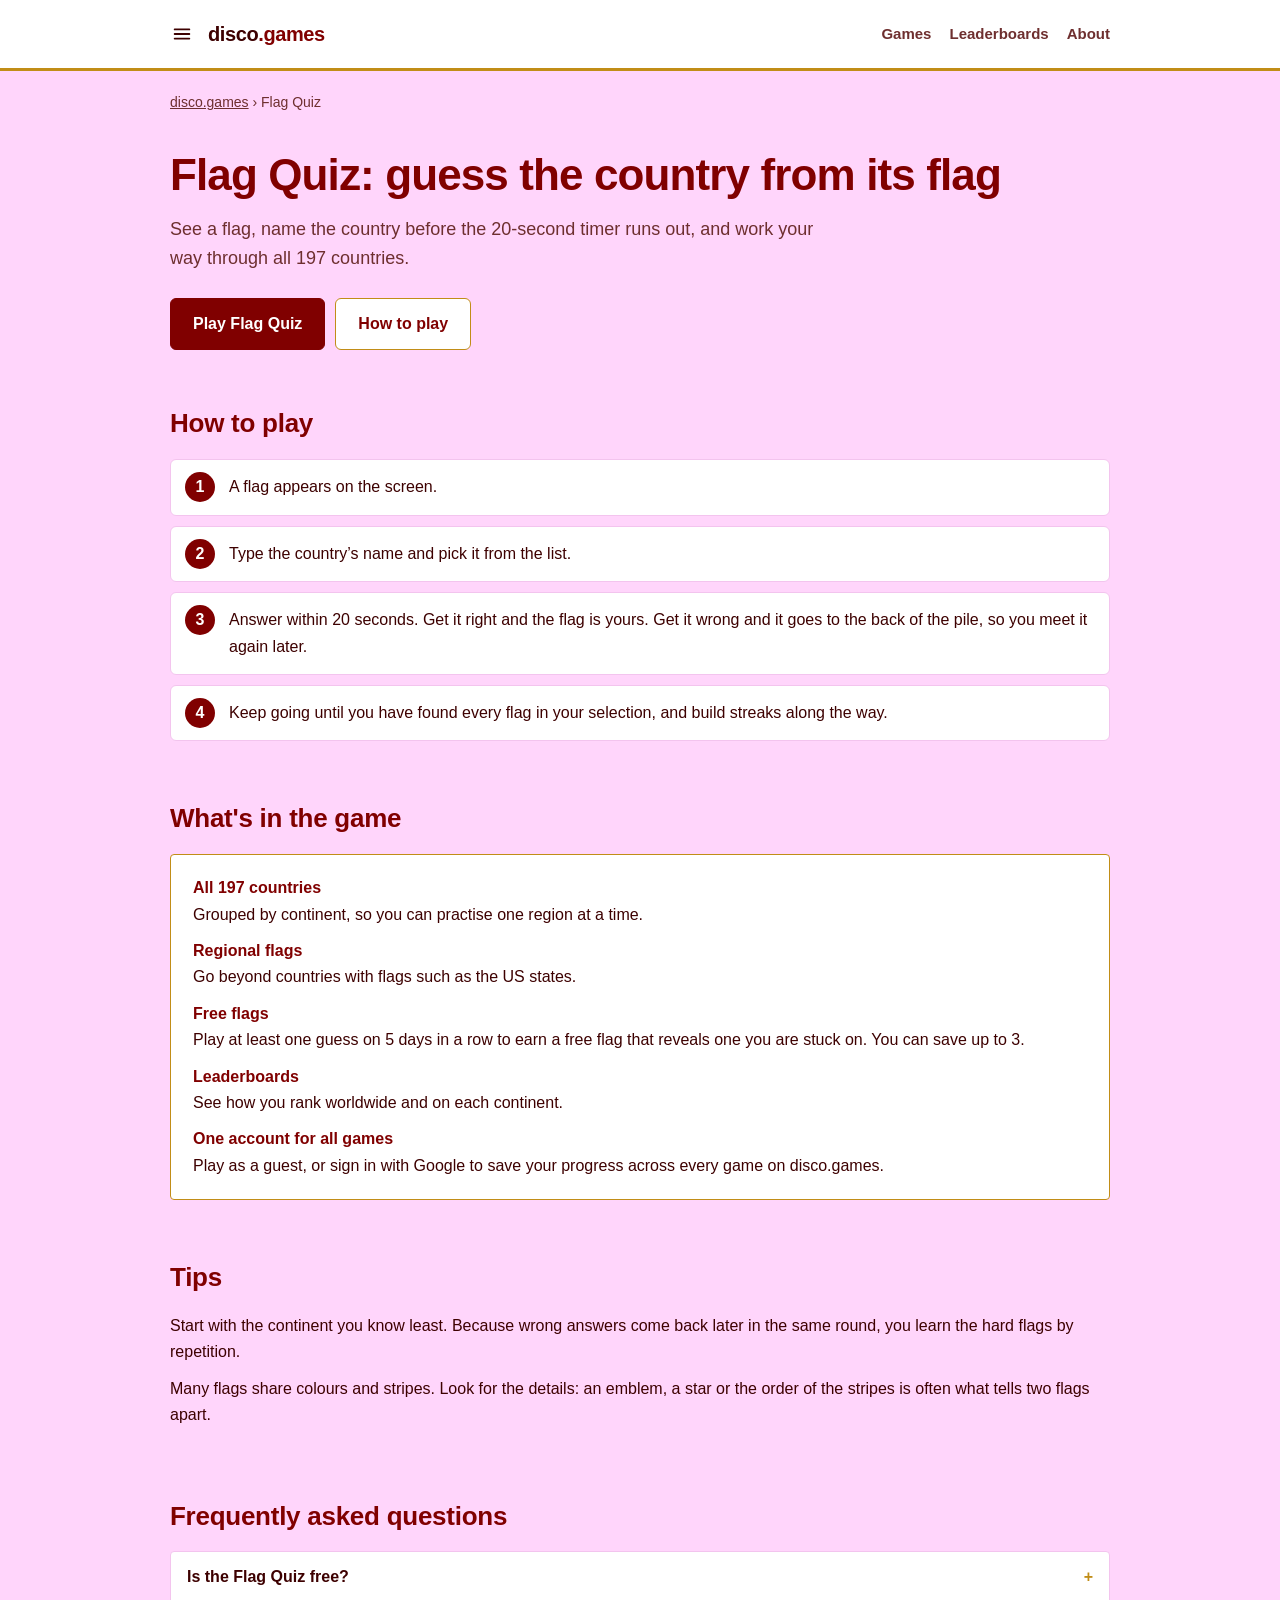
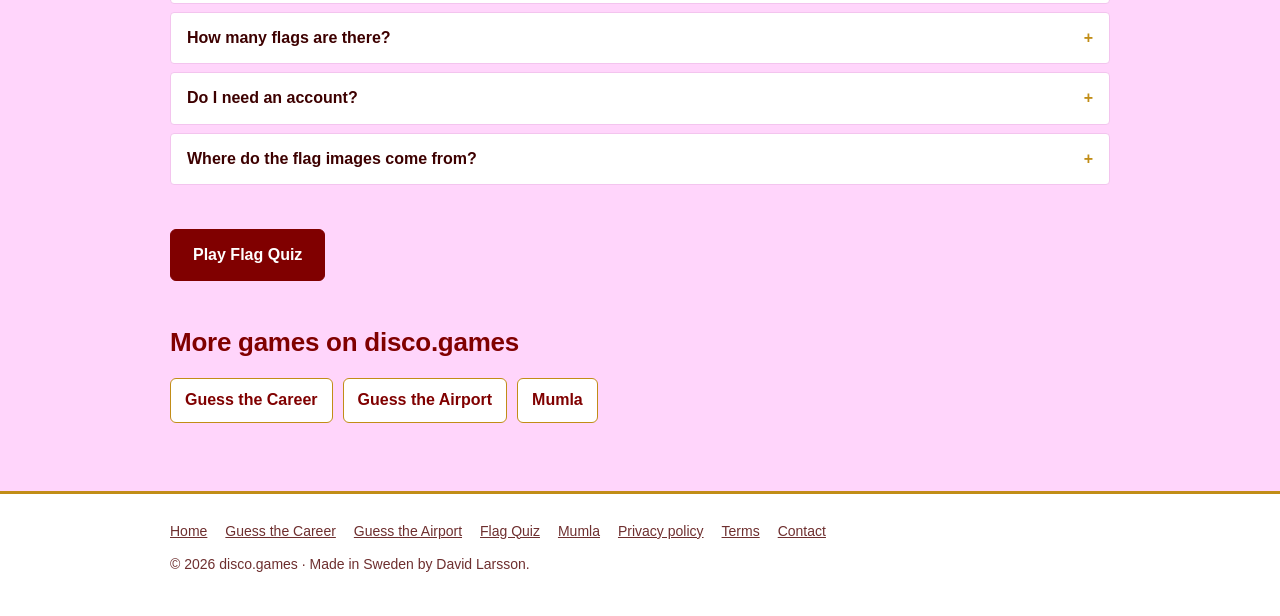
<file: flag-quiz.html>
<!DOCTYPE html>
<html lang="en">
<head>
<meta charset="UTF-8">
<meta name="viewport" content="width=device-width, initial-scale=1.0">
<title>Flag Quiz – Guess the Country from Its Flag | disco.games</title>
<meta name="description" content="Free flag quiz with all 197 countries. See a flag, guess the country in 20 seconds and climb the leaderboard. Also regional flags like the US states.">
<link rel="canonical" href="https://www.disco.games/flag-quiz">
<meta name="robots" content="index,follow,max-image-preview:large">
<link rel="icon" href="/favicon.svg" type="image/svg+xml">
<meta name="theme-color" content="#FFD5FB">
<meta property="og:type" content="website">
<meta property="og:site_name" content="disco.games">
<meta property="og:title" content="Flag Quiz – Guess the Country from Its Flag | disco.games">
<meta property="og:description" content="Free flag quiz with all 197 countries. See a flag, guess the country in 20 seconds and climb the leaderboard. Also regional flags like the US states.">
<meta property="og:url" content="https://www.disco.games/flag-quiz">
<meta property="og:image" content="https://www.disco.games/og-image.png">
<meta property="og:image:width" content="1200">
<meta property="og:image:height" content="630">
<meta name="twitter:card" content="summary_large_image">
<meta name="twitter:title" content="Flag Quiz – Guess the Country from Its Flag | disco.games">
<meta name="twitter:description" content="Free flag quiz with all 197 countries. See a flag, guess the country in 20 seconds and climb the leaderboard. Also regional flags like the US states.">
<meta name="twitter:image" content="https://www.disco.games/og-image.png">
<link rel="stylesheet" href="/style.css">
<style>
  .header-left { display: flex; align-items: center; gap: 6px; margin-left: -8px; color: var(--text); }
  .game-hero { padding: 36px 0 24px; }
  .game-hero h1 { font-size: clamp(32px, 5vw, 44px); line-height: 1.15; margin: 0 0 14px; letter-spacing: -0.02em; color: var(--brand); }
  .game-hero .lead { font-size: 18px; color: var(--muted); max-width: 680px; margin: 0 0 24px; }
  .steps { counter-reset: step; list-style: none; padding: 0; margin: 0; display: grid; gap: 10px; }
  .steps li { counter-increment: step; position: relative; margin: 0; padding: 14px 16px 14px 58px; background: var(--card); border: 1px solid var(--soft-border); border-radius: 6px; }
  .steps li::before { content: counter(step); position: absolute; left: 14px; top: 12px; width: 30px; height: 30px; border-radius: 50%; background: var(--brand); color: #fff; font-weight: 700; display: flex; align-items: center; justify-content: center; }
  .more-games { list-style: none; padding: 0; margin: 0; display: flex; flex-wrap: wrap; gap: 10px; }
  .more-games li { margin: 0; }
  .more-games a { display: inline-block; padding: 8px 14px; background: var(--card); border: 1px solid var(--border); border-radius: 6px; font-weight: 600; text-decoration: none; }
  .more-games a:hover { border-color: var(--brand); }
  .cta { padding: 8px 0 12px; }
</style>
<script type="application/ld+json">
{
  "@context": "https://schema.org",
  "@graph": [
    {
      "@type": "VideoGame",
      "name": "Flag Quiz",
      "url": "https://flagquiz.disco.games/",
      "mainEntityOfPage": "https://www.disco.games/flag-quiz",
      "description": "Free flag quiz with all 197 countries. See a flag, guess the country in 20 seconds and climb the leaderboard. Also regional flags like the US states.",
      "genre": [
        "Trivia",
        "Geography",
        "Quiz"
      ],
      "gamePlatform": "Web browser",
      "applicationCategory": "Game",
      "operatingSystem": "Any",
      "inLanguage": "en",
      "isAccessibleForFree": true,
      "offers": {
        "@type": "Offer",
        "price": "0",
        "priceCurrency": "EUR"
      },
      "publisher": {
        "@type": "Organization",
        "name": "disco.games",
        "url": "https://www.disco.games/"
      }
    },
    {
      "@type": "BreadcrumbList",
      "itemListElement": [
        {
          "@type": "ListItem",
          "position": 1,
          "name": "disco.games",
          "item": "https://www.disco.games/"
        },
        {
          "@type": "ListItem",
          "position": 2,
          "name": "Flag Quiz",
          "item": "https://www.disco.games/flag-quiz"
        }
      ]
    }
  ]
}
</script>
</head>
<body>
<a class="skip-link" href="#main">Skip to content</a>

<header class="site-header">
  <div class="container">
    <div class="header-left" data-disco-menu>
      <a class="brand" href="/">disco<span>.games</span></a>
    </div>
    <nav class="site-nav" aria-label="Main">
      <a href="/#games">Games</a>
      <a href="/#leaderboards">Leaderboards</a>
      <a href="/#about">About</a>
    </nav>
  </div>
</header>

<main id="main">
  <div class="container">
    <nav class="breadcrumbs" aria-label="Breadcrumb"><a href="/">disco.games</a> › Flag Quiz</nav>

    <div class="game-hero">
      <h1>Flag Quiz: guess the country from its flag</h1>
      <p class="lead">See a flag, name the country before the 20-second timer runs out, and work your way through all 197 countries.</p>
      <div class="btn-row">
        <a class="btn" href="https://flagquiz.disco.games/">Play Flag Quiz</a>
        <a class="btn btn-secondary" href="#how-to-play">How to play</a>
      </div>
    </div>

    <section id="how-to-play" aria-labelledby="how-title">
      <h2 id="how-title">How to play</h2>
      <ol class="steps"><li>A flag appears on the screen.</li><li>Type the country’s name and pick it from the list.</li><li>Answer within 20 seconds. Get it right and the flag is yours. Get it wrong and it goes to the back of the pile, so you meet it again later.</li><li>Keep going until you have found every flag in your selection, and build streaks along the way.</li></ol>
    </section>

    <section aria-labelledby="features-title">
      <h2 id="features-title">What's in the game</h2>
      <div class="panel"><ul class="feature-list"><li><strong>All 197 countries</strong>Grouped by continent, so you can practise one region at a time.</li><li><strong>Regional flags</strong>Go beyond countries with flags such as the US states.</li><li><strong>Free flags</strong>Play at least one guess on 5 days in a row to earn a free flag that reveals one you are stuck on. You can save up to 3.</li><li><strong>Leaderboards</strong>See how you rank worldwide and on each continent.</li><li><strong>One account for all games</strong>Play as a guest, or sign in with Google to save your progress across every game on disco.games.</li></ul></div>
    </section>

    <section aria-labelledby="tips-title">
      <h2 id="tips-title">Tips</h2>
      <p>Start with the continent you know least. Because wrong answers come back later in the same round, you learn the hard flags by repetition.</p><p>Many flags share colours and stripes. Look for the details: an emblem, a star or the order of the stripes is often what tells two flags apart.</p>
    </section>

    <section aria-labelledby="faq-title">
      <h2 id="faq-title">Frequently asked questions</h2>
      <details>
        <summary>Is the Flag Quiz free?</summary>
        <div class="answer"><p>Yes. It is free to play, with no ads at the moment.</p></div>
      </details>
      <details>
        <summary>How many flags are there?</summary>
        <div class="answer"><p>All 197 countries, plus regional flags such as the US states.</p></div>
      </details>
      <details>
        <summary>Do I need an account?</summary>
        <div class="answer"><p>No. You can play as a guest straight away. Sign in with Google to save your progress and join the leaderboard.</p></div>
      </details>
      <details>
        <summary>Where do the flag images come from?</summary>
        <div class="answer"><p>The flags come from flag-icons, an open-source flag collection under the MIT licence.</p></div>
      </details>
    </section>

    <div class="cta"><a class="btn" href="https://flagquiz.disco.games/">Play Flag Quiz</a></div>

    <section aria-labelledby="more-title">
      <h2 id="more-title">More games on disco.games</h2>
      <ul class="more-games"><li><a href="/guess-the-career">Guess the Career</a></li> <li><a href="/guess-the-airport">Guess the Airport</a></li> <li><a href="/mumla">Mumla</a></li></ul>
    </section>
  </div>
</main>

<footer class="site-footer">
  <div class="container">
    <div class="links">
      <a href="/">Home</a>
      <a href="/guess-the-career">Guess the Career</a>
      <a href="/guess-the-airport">Guess the Airport</a>
      <a href="/flag-quiz">Flag Quiz</a>
      <a href="/mumla">Mumla</a>
      <a href="/privacy">Privacy policy</a>
      <a href="/terms">Terms</a>
      <a href="mailto:info@disco.games">Contact</a>
    </div>
    <p>© 2026 disco.games · Made in Sweden by David Larsson.</p>
  </div>
</footer>
<script src="/menu.js" defer></script>
</body>
</html>
</file>
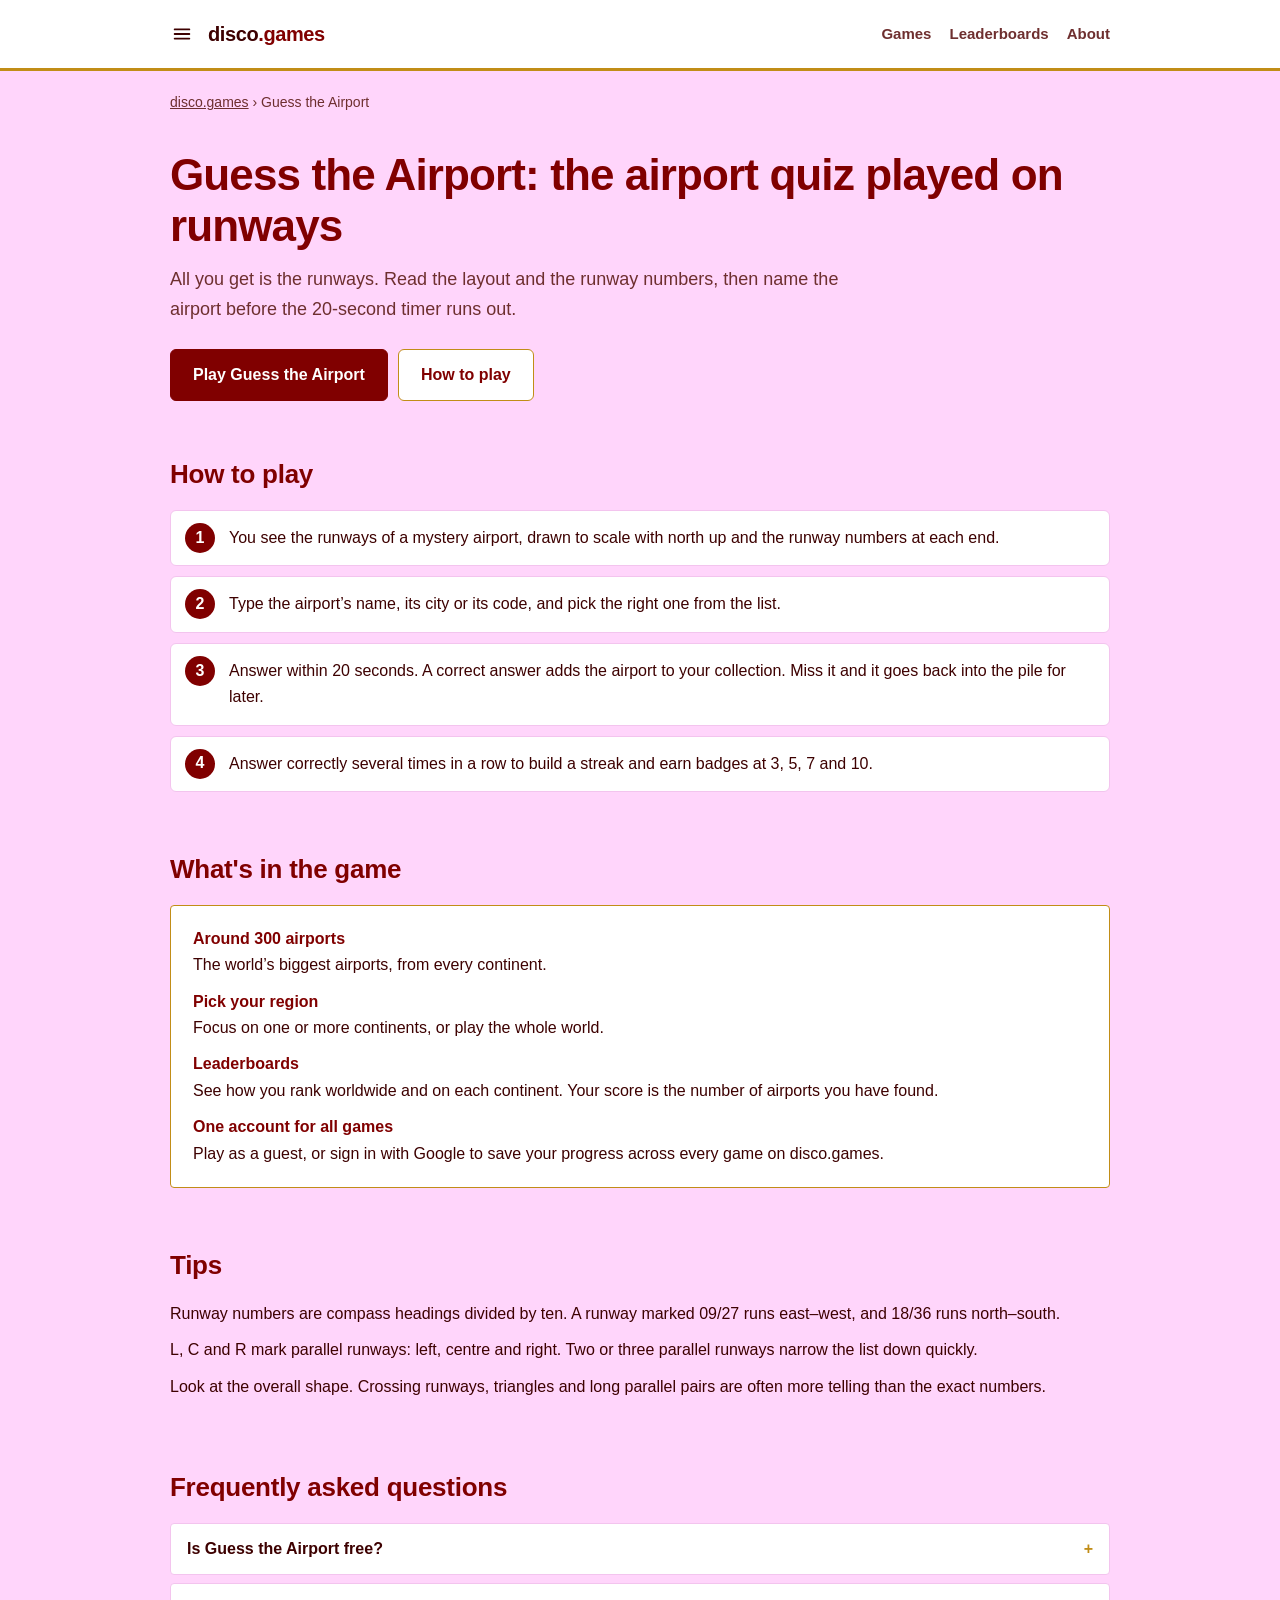
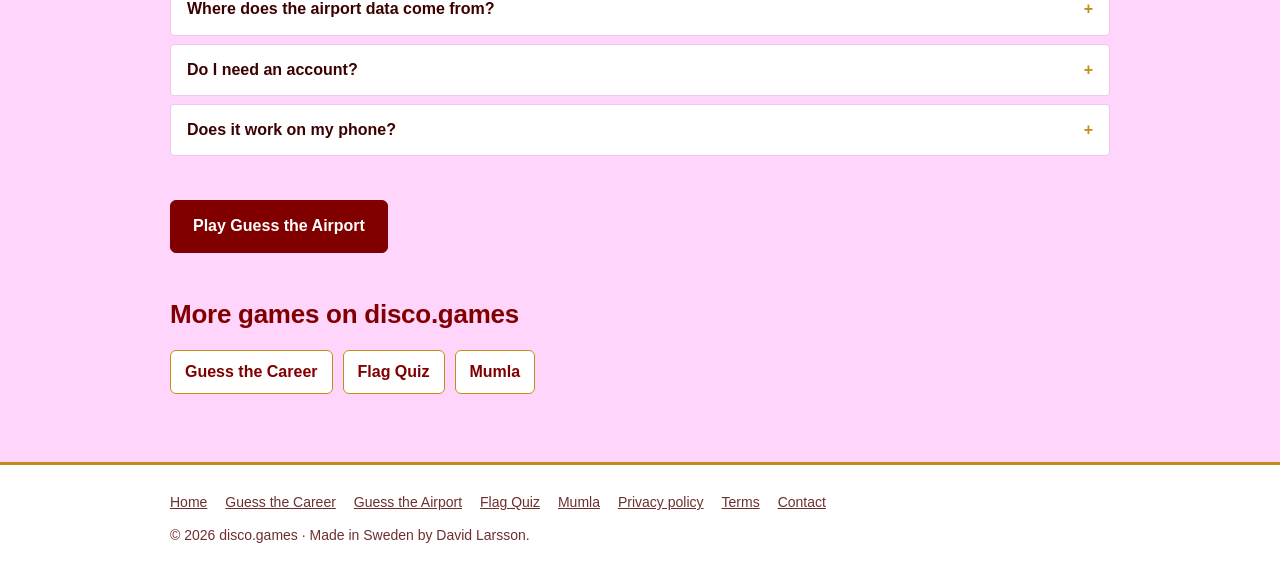
<file: guess-the-airport.html>
<!DOCTYPE html>
<html lang="en">
<head>
<meta charset="UTF-8">
<meta name="viewport" content="width=device-width, initial-scale=1.0">
<title>Guess the Airport – Airport Quiz from Runway Layouts | disco.games</title>
<meta name="description" content="Free airport quiz: see an airport’s runway layout and guess which airport it is in 20 seconds. Around 300 of the world’s biggest airports.">
<link rel="canonical" href="https://www.disco.games/guess-the-airport">
<meta name="robots" content="index,follow,max-image-preview:large">
<link rel="icon" href="/favicon.svg" type="image/svg+xml">
<meta name="theme-color" content="#FFD5FB">
<meta property="og:type" content="website">
<meta property="og:site_name" content="disco.games">
<meta property="og:title" content="Guess the Airport – Airport Quiz from Runway Layouts | disco.games">
<meta property="og:description" content="Free airport quiz: see an airport’s runway layout and guess which airport it is in 20 seconds. Around 300 of the world’s biggest airports.">
<meta property="og:url" content="https://www.disco.games/guess-the-airport">
<meta property="og:image" content="https://www.disco.games/og-image.png">
<meta property="og:image:width" content="1200">
<meta property="og:image:height" content="630">
<meta name="twitter:card" content="summary_large_image">
<meta name="twitter:title" content="Guess the Airport – Airport Quiz from Runway Layouts | disco.games">
<meta name="twitter:description" content="Free airport quiz: see an airport’s runway layout and guess which airport it is in 20 seconds. Around 300 of the world’s biggest airports.">
<meta name="twitter:image" content="https://www.disco.games/og-image.png">
<link rel="stylesheet" href="/style.css">
<style>
  .header-left { display: flex; align-items: center; gap: 6px; margin-left: -8px; color: var(--text); }
  .game-hero { padding: 36px 0 24px; }
  .game-hero h1 { font-size: clamp(32px, 5vw, 44px); line-height: 1.15; margin: 0 0 14px; letter-spacing: -0.02em; color: var(--brand); }
  .game-hero .lead { font-size: 18px; color: var(--muted); max-width: 680px; margin: 0 0 24px; }
  .steps { counter-reset: step; list-style: none; padding: 0; margin: 0; display: grid; gap: 10px; }
  .steps li { counter-increment: step; position: relative; margin: 0; padding: 14px 16px 14px 58px; background: var(--card); border: 1px solid var(--soft-border); border-radius: 6px; }
  .steps li::before { content: counter(step); position: absolute; left: 14px; top: 12px; width: 30px; height: 30px; border-radius: 50%; background: var(--brand); color: #fff; font-weight: 700; display: flex; align-items: center; justify-content: center; }
  .more-games { list-style: none; padding: 0; margin: 0; display: flex; flex-wrap: wrap; gap: 10px; }
  .more-games li { margin: 0; }
  .more-games a { display: inline-block; padding: 8px 14px; background: var(--card); border: 1px solid var(--border); border-radius: 6px; font-weight: 600; text-decoration: none; }
  .more-games a:hover { border-color: var(--brand); }
  .cta { padding: 8px 0 12px; }
</style>
<script type="application/ld+json">
{
  "@context": "https://schema.org",
  "@graph": [
    {
      "@type": "VideoGame",
      "name": "Guess the Airport",
      "url": "https://airports.disco.games/",
      "mainEntityOfPage": "https://www.disco.games/guess-the-airport",
      "description": "Free airport quiz: see an airport’s runway layout and guess which airport it is in 20 seconds. Around 300 of the world’s biggest airports.",
      "genre": [
        "Trivia",
        "Geography",
        "Quiz"
      ],
      "gamePlatform": "Web browser",
      "applicationCategory": "Game",
      "operatingSystem": "Any",
      "inLanguage": "en",
      "isAccessibleForFree": true,
      "offers": {
        "@type": "Offer",
        "price": "0",
        "priceCurrency": "EUR"
      },
      "publisher": {
        "@type": "Organization",
        "name": "disco.games",
        "url": "https://www.disco.games/"
      }
    },
    {
      "@type": "BreadcrumbList",
      "itemListElement": [
        {
          "@type": "ListItem",
          "position": 1,
          "name": "disco.games",
          "item": "https://www.disco.games/"
        },
        {
          "@type": "ListItem",
          "position": 2,
          "name": "Guess the Airport",
          "item": "https://www.disco.games/guess-the-airport"
        }
      ]
    }
  ]
}
</script>
</head>
<body>
<a class="skip-link" href="#main">Skip to content</a>

<header class="site-header">
  <div class="container">
    <div class="header-left" data-disco-menu>
      <a class="brand" href="/">disco<span>.games</span></a>
    </div>
    <nav class="site-nav" aria-label="Main">
      <a href="/#games">Games</a>
      <a href="/#leaderboards">Leaderboards</a>
      <a href="/#about">About</a>
    </nav>
  </div>
</header>

<main id="main">
  <div class="container">
    <nav class="breadcrumbs" aria-label="Breadcrumb"><a href="/">disco.games</a> › Guess the Airport</nav>

    <div class="game-hero">
      <h1>Guess the Airport: the airport quiz played on runways</h1>
      <p class="lead">All you get is the runways. Read the layout and the runway numbers, then name the airport before the 20-second timer runs out.</p>
      <div class="btn-row">
        <a class="btn" href="https://airports.disco.games/">Play Guess the Airport</a>
        <a class="btn btn-secondary" href="#how-to-play">How to play</a>
      </div>
    </div>

    <section id="how-to-play" aria-labelledby="how-title">
      <h2 id="how-title">How to play</h2>
      <ol class="steps"><li>You see the runways of a mystery airport, drawn to scale with north up and the runway numbers at each end.</li><li>Type the airport’s name, its city or its code, and pick the right one from the list.</li><li>Answer within 20 seconds. A correct answer adds the airport to your collection. Miss it and it goes back into the pile for later.</li><li>Answer correctly several times in a row to build a streak and earn badges at 3, 5, 7 and 10.</li></ol>
    </section>

    <section aria-labelledby="features-title">
      <h2 id="features-title">What's in the game</h2>
      <div class="panel"><ul class="feature-list"><li><strong>Around 300 airports</strong>The world’s biggest airports, from every continent.</li><li><strong>Pick your region</strong>Focus on one or more continents, or play the whole world.</li><li><strong>Leaderboards</strong>See how you rank worldwide and on each continent. Your score is the number of airports you have found.</li><li><strong>One account for all games</strong>Play as a guest, or sign in with Google to save your progress across every game on disco.games.</li></ul></div>
    </section>

    <section aria-labelledby="tips-title">
      <h2 id="tips-title">Tips</h2>
      <p>Runway numbers are compass headings divided by ten. A runway marked 09/27 runs east–west, and 18/36 runs north–south.</p><p>L, C and R mark parallel runways: left, centre and right. Two or three parallel runways narrow the list down quickly.</p><p>Look at the overall shape. Crossing runways, triangles and long parallel pairs are often more telling than the exact numbers.</p>
    </section>

    <section aria-labelledby="faq-title">
      <h2 id="faq-title">Frequently asked questions</h2>
      <details>
        <summary>Is Guess the Airport free?</summary>
        <div class="answer"><p>Yes. It is free to play, with no ads at the moment.</p></div>
      </details>
      <details>
        <summary>Where does the airport data come from?</summary>
        <div class="answer"><p>Runway data comes from OurAirports, a public-domain database of airports around the world.</p></div>
      </details>
      <details>
        <summary>Do I need an account?</summary>
        <div class="answer"><p>No. You can play as a guest straight away. Sign in with Google to save your progress and join the leaderboard.</p></div>
      </details>
      <details>
        <summary>Does it work on my phone?</summary>
        <div class="answer"><p>Yes. The game runs in any modern browser on phones, tablets and computers.</p></div>
      </details>
    </section>

    <div class="cta"><a class="btn" href="https://airports.disco.games/">Play Guess the Airport</a></div>

    <section aria-labelledby="more-title">
      <h2 id="more-title">More games on disco.games</h2>
      <ul class="more-games"><li><a href="/guess-the-career">Guess the Career</a></li> <li><a href="/flag-quiz">Flag Quiz</a></li> <li><a href="/mumla">Mumla</a></li></ul>
    </section>
  </div>
</main>

<footer class="site-footer">
  <div class="container">
    <div class="links">
      <a href="/">Home</a>
      <a href="/guess-the-career">Guess the Career</a>
      <a href="/guess-the-airport">Guess the Airport</a>
      <a href="/flag-quiz">Flag Quiz</a>
      <a href="/mumla">Mumla</a>
      <a href="/privacy">Privacy policy</a>
      <a href="/terms">Terms</a>
      <a href="mailto:info@disco.games">Contact</a>
    </div>
    <p>© 2026 disco.games · Made in Sweden by David Larsson.</p>
  </div>
</footer>
<script src="/menu.js" defer></script>
</body>
</html>
</file>
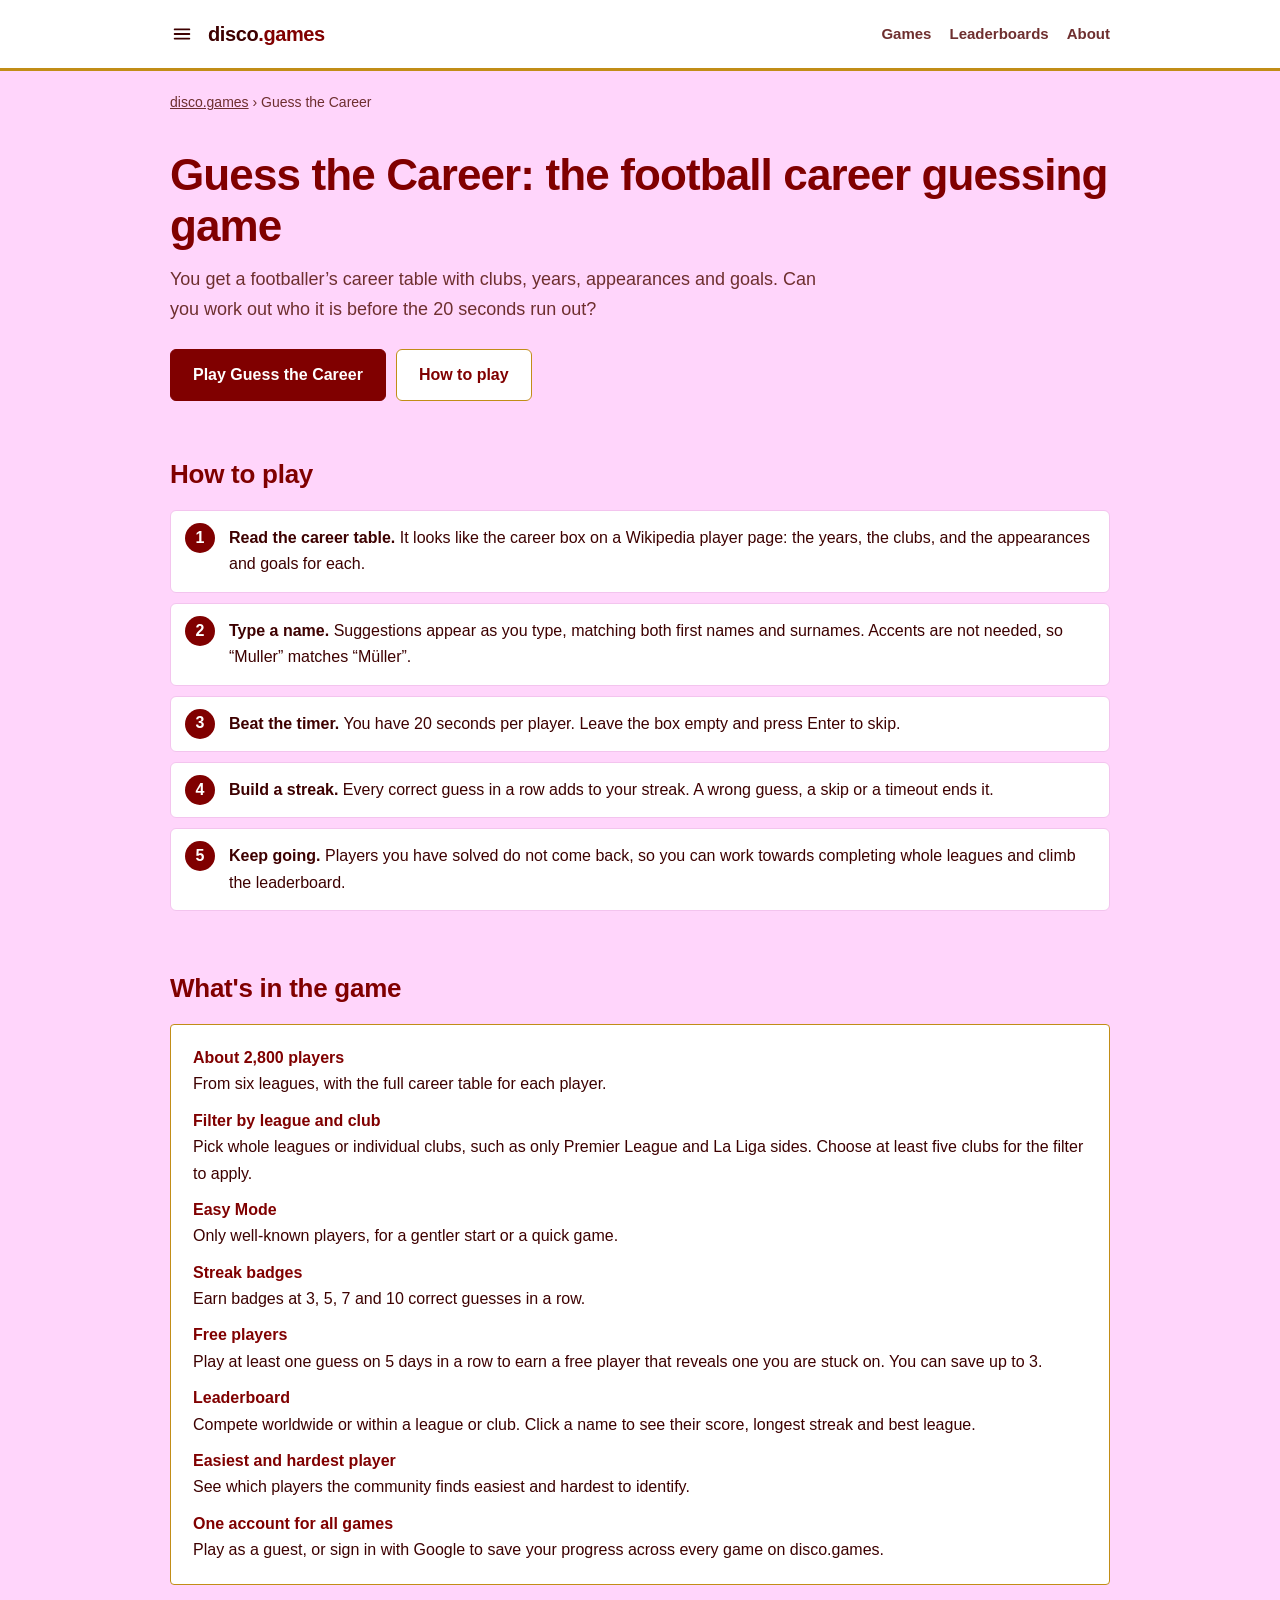
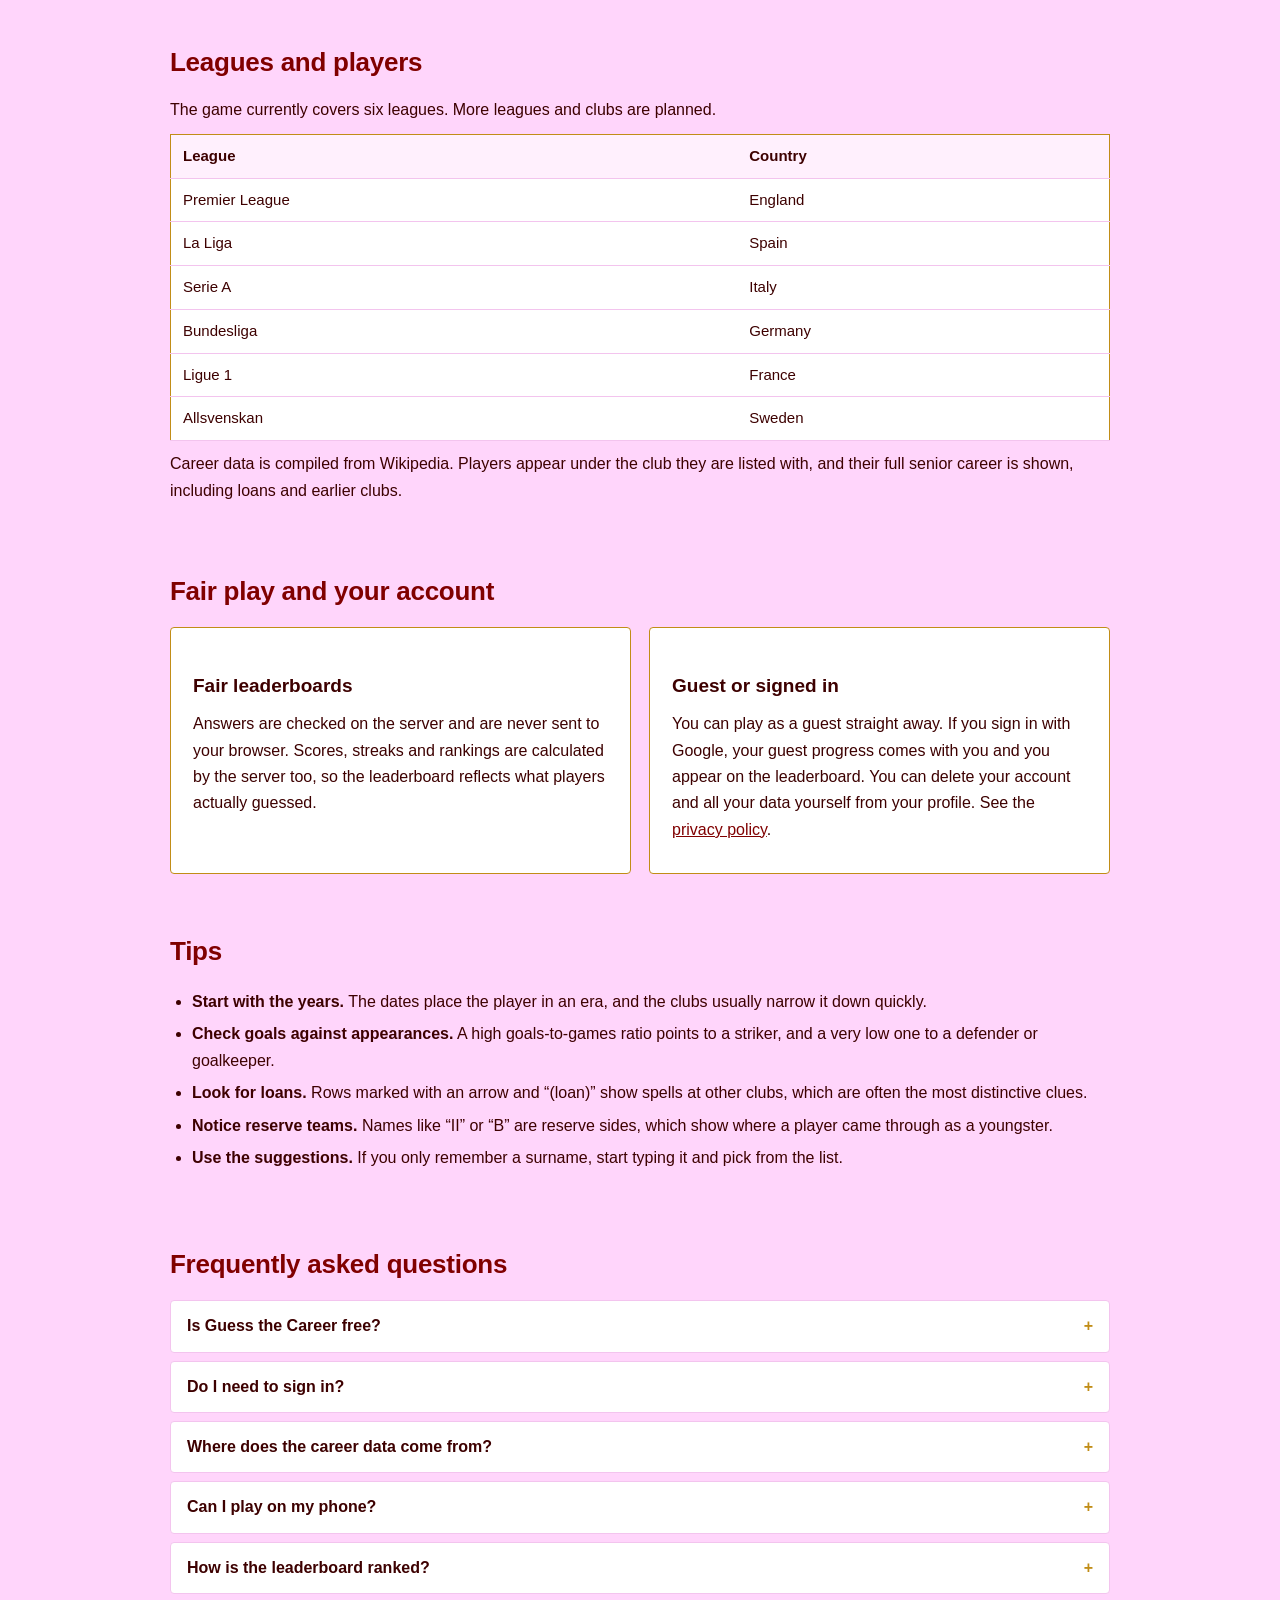
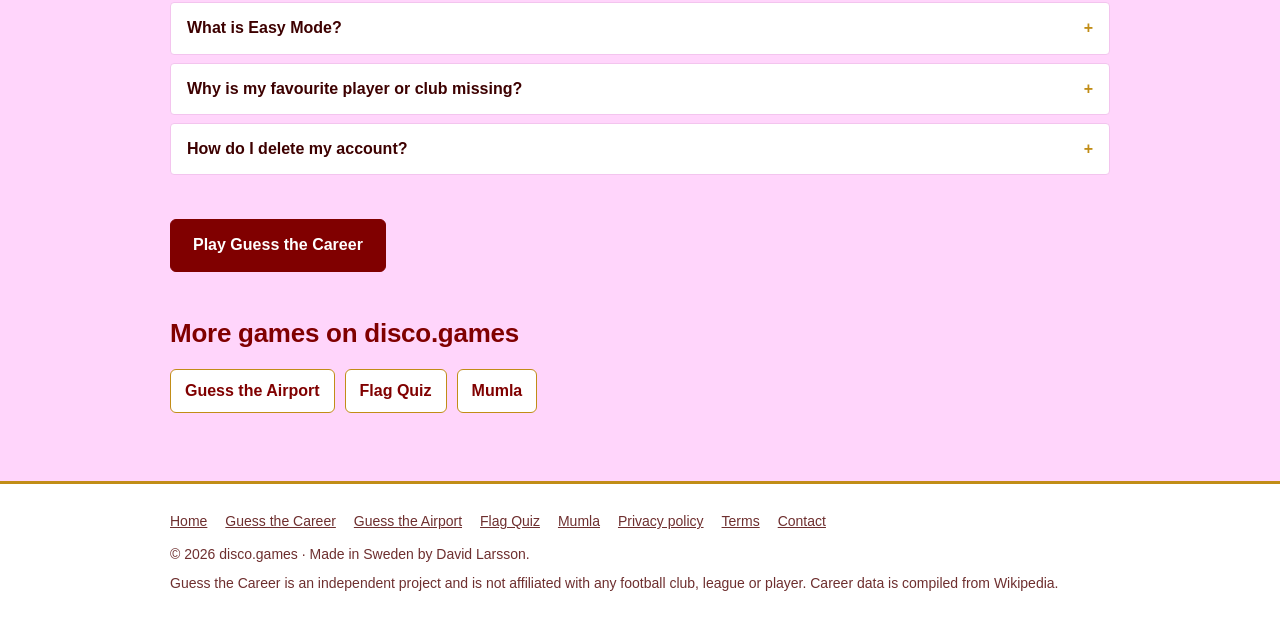
<file: guess-the-career.html>
<!DOCTYPE html>
<html lang="en">
<head>
<meta charset="UTF-8">
<meta name="viewport" content="width=device-width, initial-scale=1.0">
<title>Guess the Career – Football Guessing Game | disco.games</title>
<meta name="description" content="Guess the footballer from their career table. About 2,800 players from six top leagues. Free to play in your browser, no download needed.">
<link rel="canonical" href="https://www.disco.games/guess-the-career">
<meta name="robots" content="index,follow,max-image-preview:large">
<link rel="icon" href="/favicon.svg" type="image/svg+xml">
<meta name="theme-color" content="#FFD5FB">
<meta property="og:type" content="website">
<meta property="og:site_name" content="disco.games">
<meta property="og:title" content="Guess the Career – Football Guessing Game | disco.games">
<meta property="og:description" content="Guess the footballer from their career table. About 2,800 players from six top leagues. Free to play in your browser, no download needed.">
<meta property="og:url" content="https://www.disco.games/guess-the-career">
<meta property="og:image" content="https://www.disco.games/og-image.png">
<meta property="og:image:width" content="1200">
<meta property="og:image:height" content="630">
<meta name="twitter:card" content="summary_large_image">
<meta name="twitter:title" content="Guess the Career – Football Guessing Game | disco.games">
<meta name="twitter:description" content="Guess the footballer from their career table. About 2,800 players from six top leagues. Free to play in your browser, no download needed.">
<meta name="twitter:image" content="https://www.disco.games/og-image.png">
<link rel="stylesheet" href="/style.css">
<style>
  .header-left { display: flex; align-items: center; gap: 6px; margin-left: -8px; color: var(--text); }
  .game-hero { padding: 36px 0 24px; }
  .game-hero h1 { font-size: clamp(32px, 5vw, 44px); line-height: 1.15; margin: 0 0 14px; letter-spacing: -0.02em; color: var(--brand); }
  .game-hero .lead { font-size: 18px; color: var(--muted); max-width: 680px; margin: 0 0 24px; }
  .steps { counter-reset: step; list-style: none; padding: 0; margin: 0; display: grid; gap: 10px; }
  .steps li { counter-increment: step; position: relative; margin: 0; padding: 14px 16px 14px 58px; background: var(--card); border: 1px solid var(--soft-border); border-radius: 6px; }
  .steps li::before { content: counter(step); position: absolute; left: 14px; top: 12px; width: 30px; height: 30px; border-radius: 50%; background: var(--brand); color: #fff; font-weight: 700; display: flex; align-items: center; justify-content: center; }
  .more-games { list-style: none; padding: 0; margin: 0; display: flex; flex-wrap: wrap; gap: 10px; }
  .more-games li { margin: 0; }
  .more-games a { display: inline-block; padding: 8px 14px; background: var(--card); border: 1px solid var(--border); border-radius: 6px; font-weight: 600; text-decoration: none; }
  .more-games a:hover { border-color: var(--brand); }
  .cta { padding: 8px 0 12px; }
</style>
<script type="application/ld+json">
{
  "@context": "https://schema.org",
  "@graph": [
    {
      "@type": "VideoGame",
      "name": "Guess the Career",
      "url": "https://guessthecareer.disco.games/",
      "mainEntityOfPage": "https://www.disco.games/guess-the-career",
      "description": "Guess the footballer from their career table. About 2,800 players from six top leagues. Free to play in your browser, no download needed.",
      "genre": [
        "Trivia",
        "Sports",
        "Quiz"
      ],
      "gamePlatform": "Web browser",
      "applicationCategory": "Game",
      "operatingSystem": "Any",
      "inLanguage": "en",
      "isAccessibleForFree": true,
      "offers": {
        "@type": "Offer",
        "price": "0",
        "priceCurrency": "EUR"
      },
      "publisher": {
        "@type": "Organization",
        "name": "disco.games",
        "url": "https://www.disco.games/"
      }
    },
    {
      "@type": "BreadcrumbList",
      "itemListElement": [
        {
          "@type": "ListItem",
          "position": 1,
          "name": "disco.games",
          "item": "https://www.disco.games/"
        },
        {
          "@type": "ListItem",
          "position": 2,
          "name": "Guess the Career",
          "item": "https://www.disco.games/guess-the-career"
        }
      ]
    }
  ]
}
</script>
</head>
<body>
<a class="skip-link" href="#main">Skip to content</a>

<header class="site-header">
  <div class="container">
    <div class="header-left" data-disco-menu>
      <a class="brand" href="/">disco<span>.games</span></a>
    </div>
    <nav class="site-nav" aria-label="Main">
      <a href="/#games">Games</a>
      <a href="/#leaderboards">Leaderboards</a>
      <a href="/#about">About</a>
    </nav>
  </div>
</header>

<main id="main">
  <div class="container">
    <nav class="breadcrumbs" aria-label="Breadcrumb"><a href="/">disco.games</a> › Guess the Career</nav>

    <div class="game-hero">
      <h1>Guess the Career: the football career guessing game</h1>
      <p class="lead">You get a footballer’s career table with clubs, years, appearances and goals. Can you work out who it is before the 20 seconds run out?</p>
      <div class="btn-row">
        <a class="btn" href="https://guessthecareer.disco.games/">Play Guess the Career</a>
        <a class="btn btn-secondary" href="#how-to-play">How to play</a>
      </div>
    </div>

    <section id="how-to-play" aria-labelledby="how-title">
      <h2 id="how-title">How to play</h2>
      <ol class="steps"><li><strong>Read the career table.</strong> It looks like the career box on a Wikipedia player page: the years, the clubs, and the appearances and goals for each.</li><li><strong>Type a name.</strong> Suggestions appear as you type, matching both first names and surnames. Accents are not needed, so “Muller” matches “Müller”.</li><li><strong>Beat the timer.</strong> You have 20 seconds per player. Leave the box empty and press Enter to skip.</li><li><strong>Build a streak.</strong> Every correct guess in a row adds to your streak. A wrong guess, a skip or a timeout ends it.</li><li><strong>Keep going.</strong> Players you have solved do not come back, so you can work towards completing whole leagues and climb the leaderboard.</li></ol>
    </section>

    <section aria-labelledby="features-title">
      <h2 id="features-title">What's in the game</h2>
      <div class="panel"><ul class="feature-list"><li><strong>About 2,800 players</strong>From six leagues, with the full career table for each player.</li><li><strong>Filter by league and club</strong>Pick whole leagues or individual clubs, such as only Premier League and La Liga sides. Choose at least five clubs for the filter to apply.</li><li><strong>Easy Mode</strong>Only well-known players, for a gentler start or a quick game.</li><li><strong>Streak badges</strong>Earn badges at 3, 5, 7 and 10 correct guesses in a row.</li><li><strong>Free players</strong>Play at least one guess on 5 days in a row to earn a free player that reveals one you are stuck on. You can save up to 3.</li><li><strong>Leaderboard</strong>Compete worldwide or within a league or club. Click a name to see their score, longest streak and best league.</li><li><strong>Easiest and hardest player</strong>See which players the community finds easiest and hardest to identify.</li><li><strong>One account for all games</strong>Play as a guest, or sign in with Google to save your progress across every game on disco.games.</li></ul></div>
    </section>

    <section aria-labelledby="leagues-title">
      <h2 id="leagues-title">Leagues and players</h2>
      <p>The game currently covers six leagues. More leagues and clubs are planned.</p>
      <div class="table-wrap">
        <table class="data">
          <thead><tr><th scope="col">League</th><th scope="col">Country</th></tr></thead>
          <tbody>
            <tr><td>Premier League</td><td>England</td></tr>
            <tr><td>La Liga</td><td>Spain</td></tr>
            <tr><td>Serie A</td><td>Italy</td></tr>
            <tr><td>Bundesliga</td><td>Germany</td></tr>
            <tr><td>Ligue 1</td><td>France</td></tr>
            <tr><td>Allsvenskan</td><td>Sweden</td></tr>
          </tbody>
        </table>
      </div>
      <p>Career data is compiled from Wikipedia. Players appear under the club they are listed with, and their full senior career is shown, including loans and earlier clubs.</p>
    </section>

    <section aria-labelledby="fair-title">
      <h2 id="fair-title">Fair play and your account</h2>
      <div class="grid-2">
        <div class="panel">
          <h3>Fair leaderboards</h3>
          <p>Answers are checked on the server and are never sent to your browser. Scores, streaks and rankings are calculated by the server too, so the leaderboard reflects what players actually guessed.</p>
        </div>
        <div class="panel">
          <h3>Guest or signed in</h3>
          <p>You can play as a guest straight away. If you sign in with Google, your guest progress comes with you and you appear on the leaderboard. You can delete your account and all your data yourself from your profile. See the <a href="/privacy">privacy policy</a>.</p>
        </div>
      </div>
    </section>

    <section aria-labelledby="tips-title">
      <h2 id="tips-title">Tips</h2>
      <ul>
        <li><strong>Start with the years.</strong> The dates place the player in an era, and the clubs usually narrow it down quickly.</li>
        <li><strong>Check goals against appearances.</strong> A high goals-to-games ratio points to a striker, and a very low one to a defender or goalkeeper.</li>
        <li><strong>Look for loans.</strong> Rows marked with an arrow and “(loan)” show spells at other clubs, which are often the most distinctive clues.</li>
        <li><strong>Notice reserve teams.</strong> Names like “II” or “B” are reserve sides, which show where a player came through as a youngster.</li>
        <li><strong>Use the suggestions.</strong> If you only remember a surname, start typing it and pick from the list.</li>
      </ul>
    </section>

    <section aria-labelledby="faq-title">
      <h2 id="faq-title">Frequently asked questions</h2>
      <details>
        <summary>Is Guess the Career free?</summary>
        <div class="answer"><p>Yes, it is free to play and there are no ads at the moment.</p></div>
      </details>
      <details>
        <summary>Do I need to sign in?</summary>
        <div class="answer"><p>No. You can play as a guest straight away. Sign in with Google to keep your progress across devices and to appear on the leaderboard.</p></div>
      </details>
      <details>
        <summary>Where does the career data come from?</summary>
        <div class="answer"><p>The data is compiled from Wikipedia and shown in a similar format to the career box on a player’s page.</p></div>
      </details>
      <details>
        <summary>Can I play on my phone?</summary>
        <div class="answer"><p>Yes. The game runs in your mobile browser, so there is nothing to download.</p></div>
      </details>
      <details>
        <summary>How is the leaderboard ranked?</summary>
        <div class="answer"><p>By the number of different players you have identified in the selected scope (worldwide, a league or a club). Ties are ordered by who joined first.</p></div>
      </details>
      <details>
        <summary>What is Easy Mode?</summary>
        <div class="answer"><p>Easy Mode only serves well-known players from major clubs. League and club filters are turned off while it is on.</p></div>
      </details>
      <details>
        <summary>Why is my favourite player or club missing?</summary>
        <div class="answer"><p>The game covers six leagues for now, and clubs and leagues are added gradually. Send suggestions to <a href="mailto:info@disco.games">info@disco.games</a>.</p></div>
      </details>
      <details>
        <summary>How do I delete my account?</summary>
        <div class="answer"><p>Sign in, open your profile and choose “Delete account”. This permanently removes your account, progress and leaderboard entry.</p></div>
      </details>
    </section>

    <div class="cta"><a class="btn" href="https://guessthecareer.disco.games/">Play Guess the Career</a></div>

    <section aria-labelledby="more-title">
      <h2 id="more-title">More games on disco.games</h2>
      <ul class="more-games"><li><a href="/guess-the-airport">Guess the Airport</a></li> <li><a href="/flag-quiz">Flag Quiz</a></li> <li><a href="/mumla">Mumla</a></li></ul>
    </section>
  </div>
</main>

<footer class="site-footer">
  <div class="container">
    <div class="links">
      <a href="/">Home</a>
      <a href="/guess-the-career">Guess the Career</a>
      <a href="/guess-the-airport">Guess the Airport</a>
      <a href="/flag-quiz">Flag Quiz</a>
      <a href="/mumla">Mumla</a>
      <a href="/privacy">Privacy policy</a>
      <a href="/terms">Terms</a>
      <a href="mailto:info@disco.games">Contact</a>
    </div>
    <p>© 2026 disco.games · Made in Sweden by David Larsson.</p>
    <p>Guess the Career is an independent project and is not affiliated with any football club, league or player. Career data is compiled from Wikipedia.</p>
  </div>
</footer>
<script src="/menu.js" defer></script>
</body>
</html>
</file>
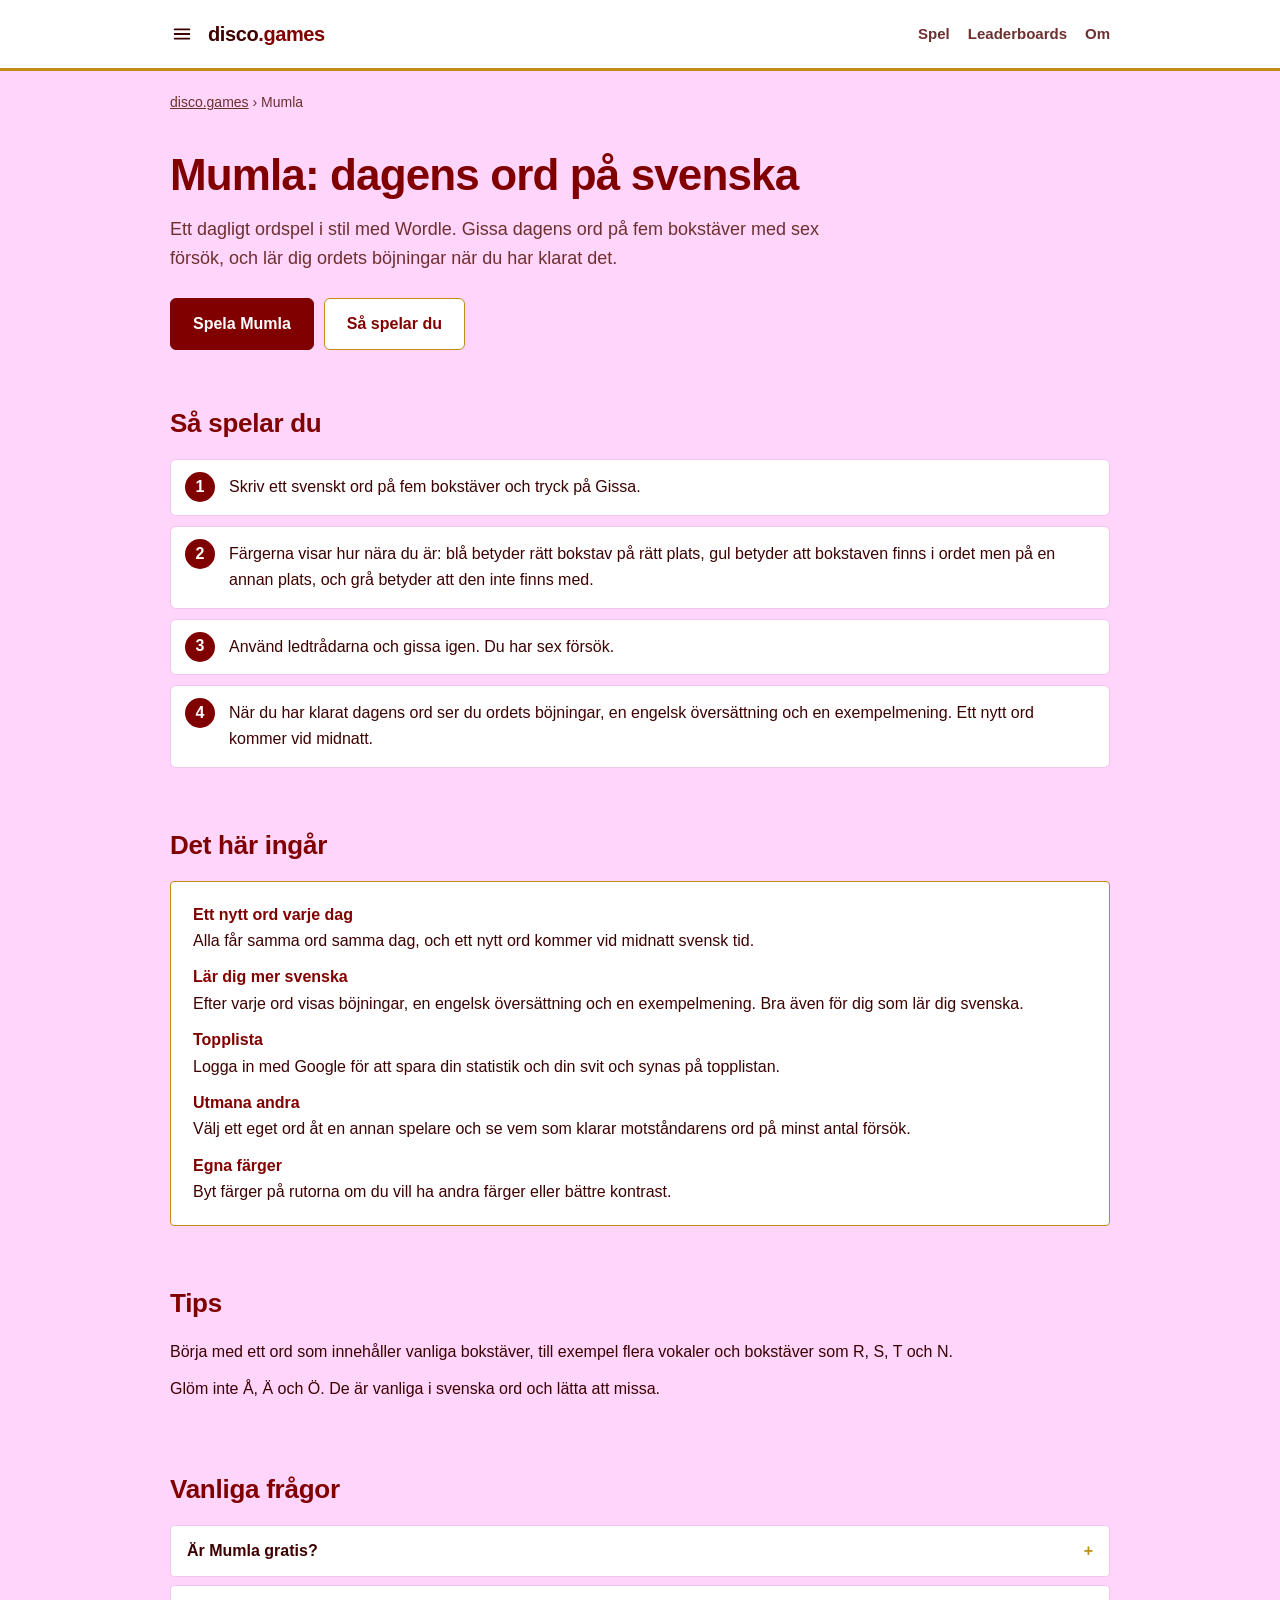
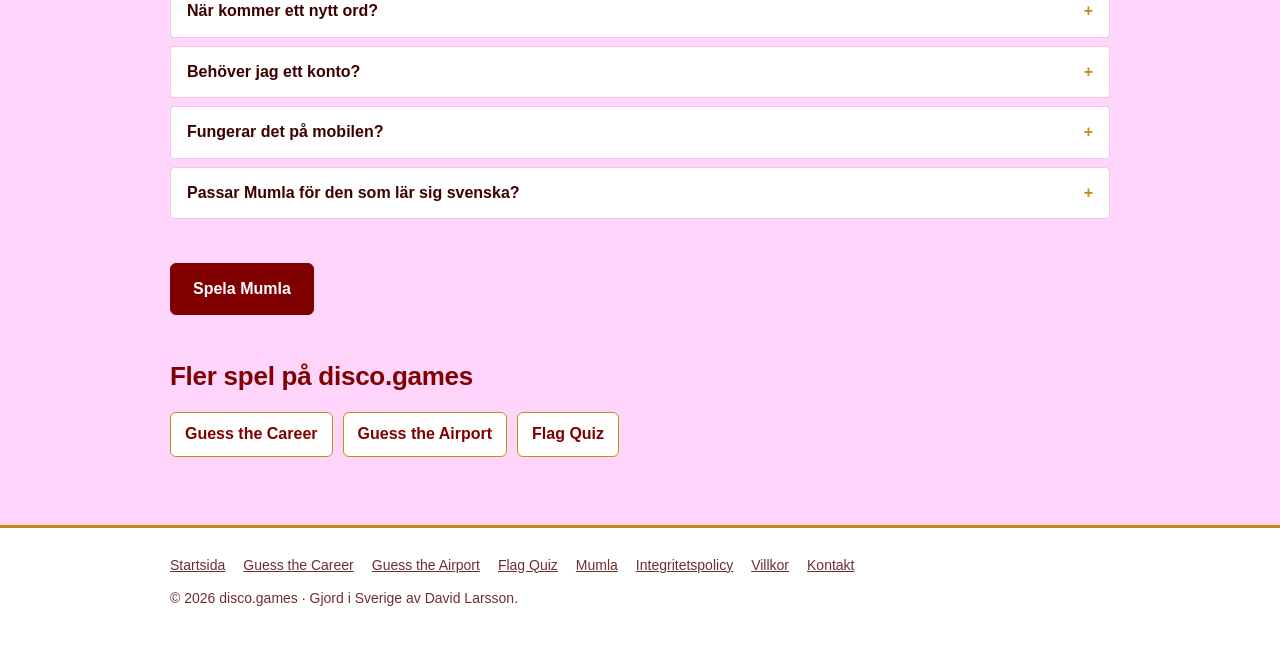
<file: mumla.html>
<!DOCTYPE html>
<html lang="sv">
<head>
<meta charset="UTF-8">
<meta name="viewport" content="width=device-width, initial-scale=1.0">
<title>Mumla – dagens ord, ett svenskt ordspel som Wordle | disco.games</title>
<meta name="description" content="Mumla är ett gratis dagligt ordspel på svenska. Gissa dagens ord på fem bokstäver med sex försök. Ett nytt ord varje dag vid midnatt.">
<link rel="canonical" href="https://www.disco.games/mumla">
<meta name="robots" content="index,follow,max-image-preview:large">
<link rel="icon" href="/favicon.svg" type="image/svg+xml">
<meta name="theme-color" content="#FFD5FB">
<meta property="og:type" content="website">
<meta property="og:site_name" content="disco.games">
<meta property="og:title" content="Mumla – dagens ord, ett svenskt ordspel som Wordle | disco.games">
<meta property="og:description" content="Mumla är ett gratis dagligt ordspel på svenska. Gissa dagens ord på fem bokstäver med sex försök. Ett nytt ord varje dag vid midnatt.">
<meta property="og:url" content="https://www.disco.games/mumla">
<meta property="og:image" content="https://www.disco.games/og-image.png">
<meta property="og:image:width" content="1200">
<meta property="og:image:height" content="630">
<meta name="twitter:card" content="summary_large_image">
<meta name="twitter:title" content="Mumla – dagens ord, ett svenskt ordspel som Wordle | disco.games">
<meta name="twitter:description" content="Mumla är ett gratis dagligt ordspel på svenska. Gissa dagens ord på fem bokstäver med sex försök. Ett nytt ord varje dag vid midnatt.">
<meta name="twitter:image" content="https://www.disco.games/og-image.png">
<link rel="stylesheet" href="/style.css">
<style>
  .header-left { display: flex; align-items: center; gap: 6px; margin-left: -8px; color: var(--text); }
  .game-hero { padding: 36px 0 24px; }
  .game-hero h1 { font-size: clamp(32px, 5vw, 44px); line-height: 1.15; margin: 0 0 14px; letter-spacing: -0.02em; color: var(--brand); }
  .game-hero .lead { font-size: 18px; color: var(--muted); max-width: 680px; margin: 0 0 24px; }
  .steps { counter-reset: step; list-style: none; padding: 0; margin: 0; display: grid; gap: 10px; }
  .steps li { counter-increment: step; position: relative; margin: 0; padding: 14px 16px 14px 58px; background: var(--card); border: 1px solid var(--soft-border); border-radius: 6px; }
  .steps li::before { content: counter(step); position: absolute; left: 14px; top: 12px; width: 30px; height: 30px; border-radius: 50%; background: var(--brand); color: #fff; font-weight: 700; display: flex; align-items: center; justify-content: center; }
  .more-games { list-style: none; padding: 0; margin: 0; display: flex; flex-wrap: wrap; gap: 10px; }
  .more-games li { margin: 0; }
  .more-games a { display: inline-block; padding: 8px 14px; background: var(--card); border: 1px solid var(--border); border-radius: 6px; font-weight: 600; text-decoration: none; }
  .more-games a:hover { border-color: var(--brand); }
  .cta { padding: 8px 0 12px; }
</style>
<script type="application/ld+json">
{
  "@context": "https://schema.org",
  "@graph": [
    {
      "@type": "VideoGame",
      "name": "Mumla",
      "url": "https://mumla.disco.games/",
      "mainEntityOfPage": "https://www.disco.games/mumla",
      "description": "Mumla är ett gratis dagligt ordspel på svenska. Gissa dagens ord på fem bokstäver med sex försök. Ett nytt ord varje dag vid midnatt.",
      "genre": [
        "Word game",
        "Puzzle"
      ],
      "gamePlatform": "Web browser",
      "applicationCategory": "Game",
      "operatingSystem": "Any",
      "inLanguage": "sv",
      "isAccessibleForFree": true,
      "offers": {
        "@type": "Offer",
        "price": "0",
        "priceCurrency": "EUR"
      },
      "publisher": {
        "@type": "Organization",
        "name": "disco.games",
        "url": "https://www.disco.games/"
      }
    },
    {
      "@type": "BreadcrumbList",
      "itemListElement": [
        {
          "@type": "ListItem",
          "position": 1,
          "name": "disco.games",
          "item": "https://www.disco.games/"
        },
        {
          "@type": "ListItem",
          "position": 2,
          "name": "Mumla",
          "item": "https://www.disco.games/mumla"
        }
      ]
    }
  ]
}
</script>
</head>
<body>
<a class="skip-link" href="#main">Hoppa till innehållet</a>

<header class="site-header">
  <div class="container">
    <div class="header-left" data-disco-menu>
      <a class="brand" href="/">disco<span>.games</span></a>
    </div>
    <nav class="site-nav" aria-label="Main">
      <a href="/#games">Spel</a>
      <a href="/#leaderboards">Leaderboards</a>
      <a href="/#about">Om</a>
    </nav>
  </div>
</header>

<main id="main">
  <div class="container">
    <nav class="breadcrumbs" aria-label="Brödsmulor"><a href="/">disco.games</a> › Mumla</nav>

    <div class="game-hero">
      <h1>Mumla: dagens ord på svenska</h1>
      <p class="lead">Ett dagligt ordspel i stil med Wordle. Gissa dagens ord på fem bokstäver med sex försök, och lär dig ordets böjningar när du har klarat det.</p>
      <div class="btn-row">
        <a class="btn" href="https://mumla.disco.games/">Spela Mumla</a>
        <a class="btn btn-secondary" href="#how-to-play">Så spelar du</a>
      </div>
    </div>

    <section id="how-to-play" aria-labelledby="how-title">
      <h2 id="how-title">Så spelar du</h2>
      <ol class="steps"><li>Skriv ett svenskt ord på fem bokstäver och tryck på Gissa.</li><li>Färgerna visar hur nära du är: blå betyder rätt bokstav på rätt plats, gul betyder att bokstaven finns i ordet men på en annan plats, och grå betyder att den inte finns med.</li><li>Använd ledtrådarna och gissa igen. Du har sex försök.</li><li>När du har klarat dagens ord ser du ordets böjningar, en engelsk översättning och en exempelmening. Ett nytt ord kommer vid midnatt.</li></ol>
    </section>

    <section aria-labelledby="features-title">
      <h2 id="features-title">Det här ingår</h2>
      <div class="panel"><ul class="feature-list"><li><strong>Ett nytt ord varje dag</strong>Alla får samma ord samma dag, och ett nytt ord kommer vid midnatt svensk tid.</li><li><strong>Lär dig mer svenska</strong>Efter varje ord visas böjningar, en engelsk översättning och en exempelmening. Bra även för dig som lär dig svenska.</li><li><strong>Topplista</strong>Logga in med Google för att spara din statistik och din svit och synas på topplistan.</li><li><strong>Utmana andra</strong>Välj ett eget ord åt en annan spelare och se vem som klarar motståndarens ord på minst antal försök.</li><li><strong>Egna färger</strong>Byt färger på rutorna om du vill ha andra färger eller bättre kontrast.</li></ul></div>
    </section>

    <section aria-labelledby="tips-title">
      <h2 id="tips-title">Tips</h2>
      <p>Börja med ett ord som innehåller vanliga bokstäver, till exempel flera vokaler och bokstäver som R, S, T och N.</p><p>Glöm inte Å, Ä och Ö. De är vanliga i svenska ord och lätta att missa.</p>
    </section>

    <section aria-labelledby="faq-title">
      <h2 id="faq-title">Vanliga frågor</h2>
      <details>
        <summary>Är Mumla gratis?</summary>
        <div class="answer"><p>Ja. Mumla är gratis att spela.</p></div>
      </details>
      <details>
        <summary>När kommer ett nytt ord?</summary>
        <div class="answer"><p>Varje dag vid midnatt svensk tid.</p></div>
      </details>
      <details>
        <summary>Behöver jag ett konto?</summary>
        <div class="answer"><p>Nej. Du kan spela direkt. Logga in med Google för att spara din statistik mellan enheter och synas på topplistan. Det du har spelat som gäst följer med.</p></div>
      </details>
      <details>
        <summary>Fungerar det på mobilen?</summary>
        <div class="answer"><p>Ja. Mumla fungerar i alla moderna webbläsare på mobil, surfplatta och dator.</p></div>
      </details>
      <details>
        <summary>Passar Mumla för den som lär sig svenska?</summary>
        <div class="answer"><p>Ja. Efter varje ord visas ordets böjningar, en engelsk översättning och en exempelmening.</p></div>
      </details>
    </section>

    <div class="cta"><a class="btn" href="https://mumla.disco.games/">Spela Mumla</a></div>

    <section aria-labelledby="more-title">
      <h2 id="more-title">Fler spel på disco.games</h2>
      <ul class="more-games"><li><a href="/guess-the-career">Guess the Career</a></li> <li><a href="/guess-the-airport">Guess the Airport</a></li> <li><a href="/flag-quiz">Flag Quiz</a></li></ul>
    </section>
  </div>
</main>

<footer class="site-footer">
  <div class="container">
    <div class="links">
      <a href="/">Startsida</a>
      <a href="/guess-the-career">Guess the Career</a>
      <a href="/guess-the-airport">Guess the Airport</a>
      <a href="/flag-quiz">Flag Quiz</a>
      <a href="/mumla">Mumla</a>
      <a href="/privacy">Integritetspolicy</a>
      <a href="/terms">Villkor</a>
      <a href="mailto:info@disco.games">Kontakt</a>
    </div>
    <p>© 2026 disco.games · Gjord i Sverige av David Larsson.</p>
  </div>
</footer>
<script src="/menu.js" defer></script>
</body>
</html>
</file>
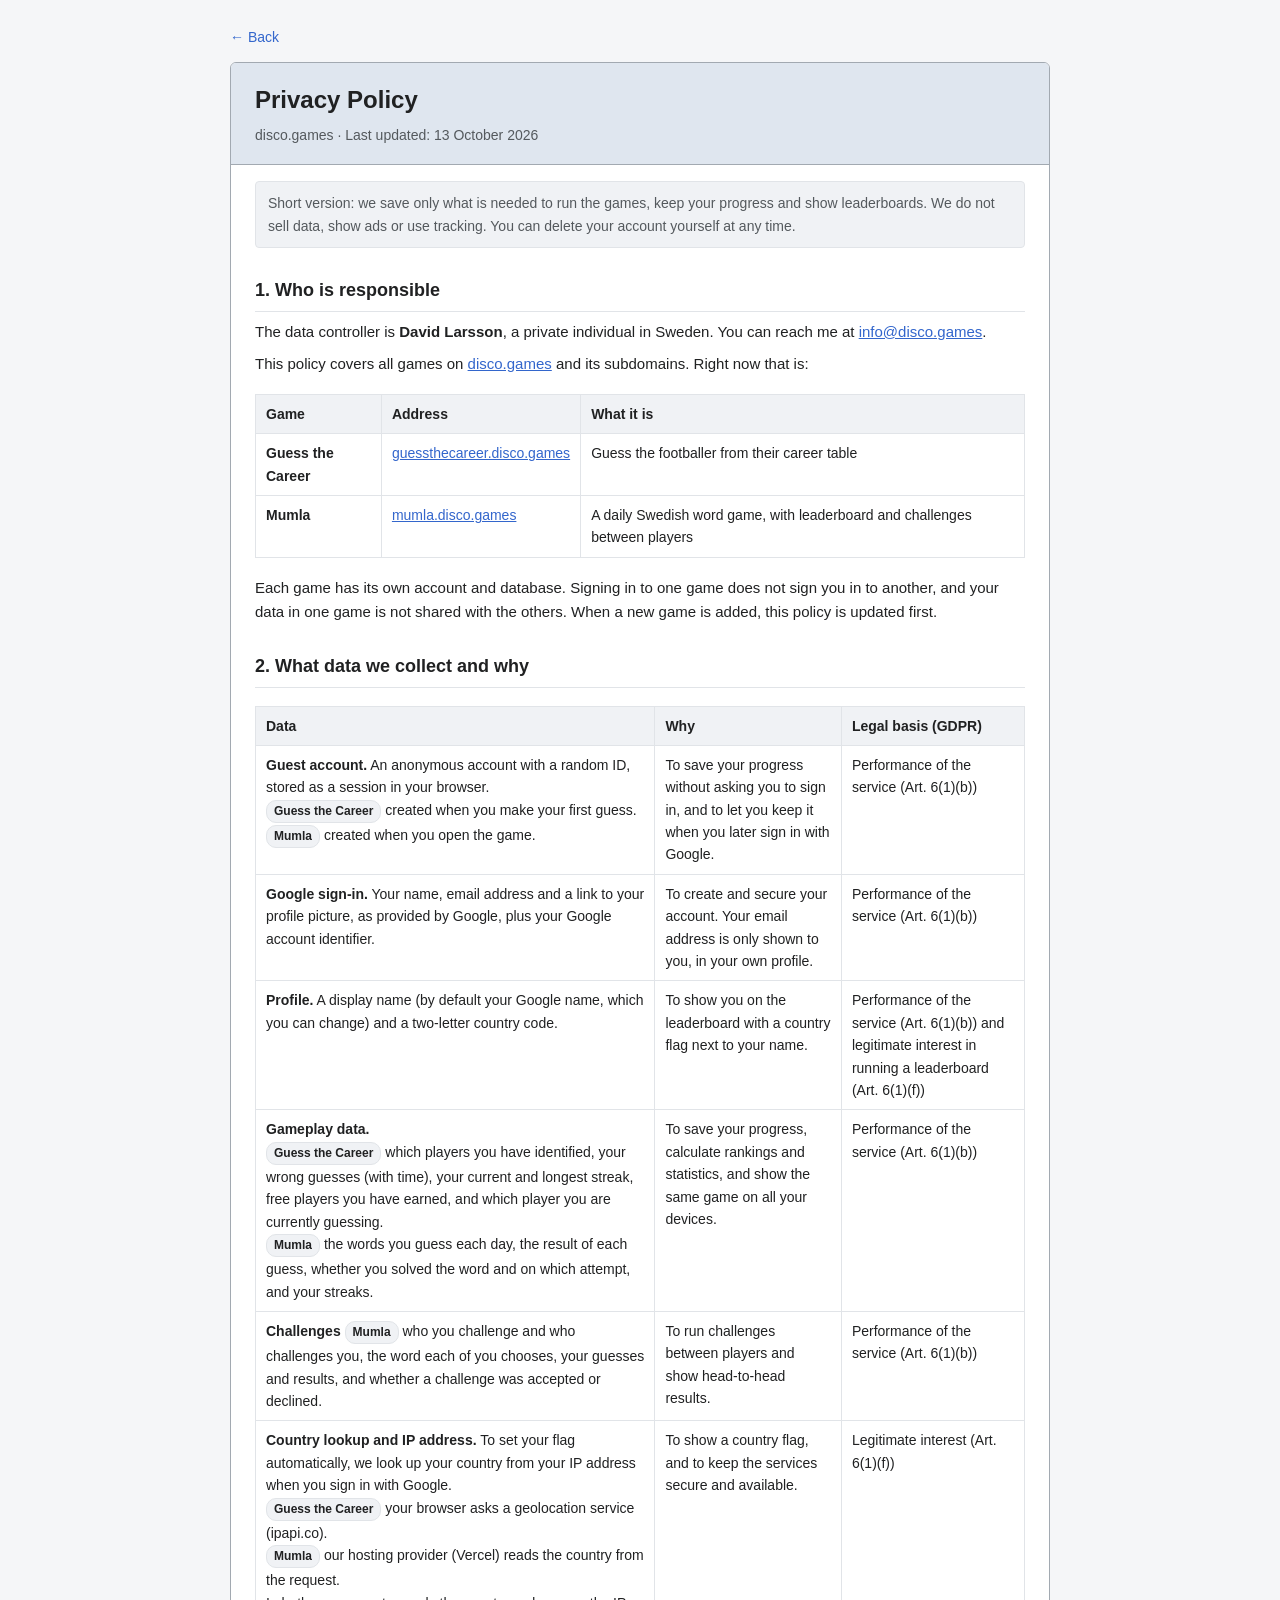
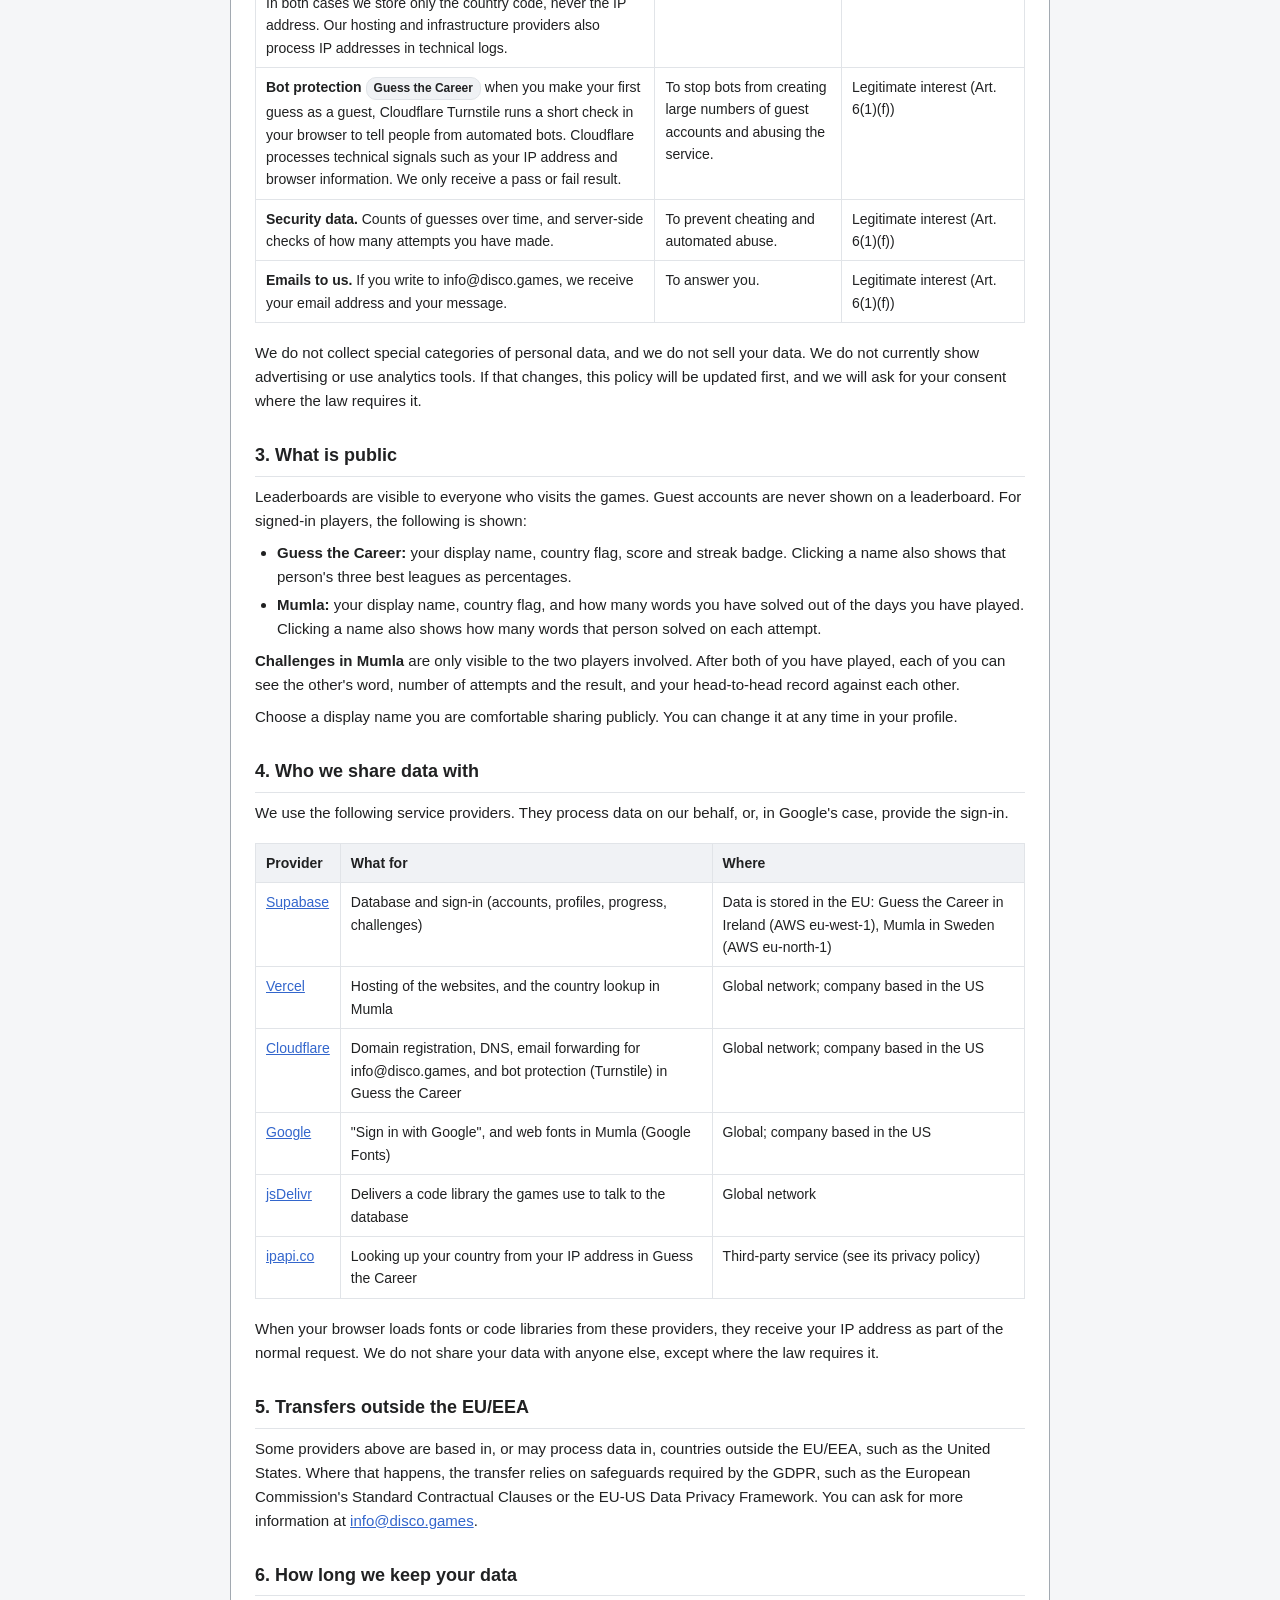
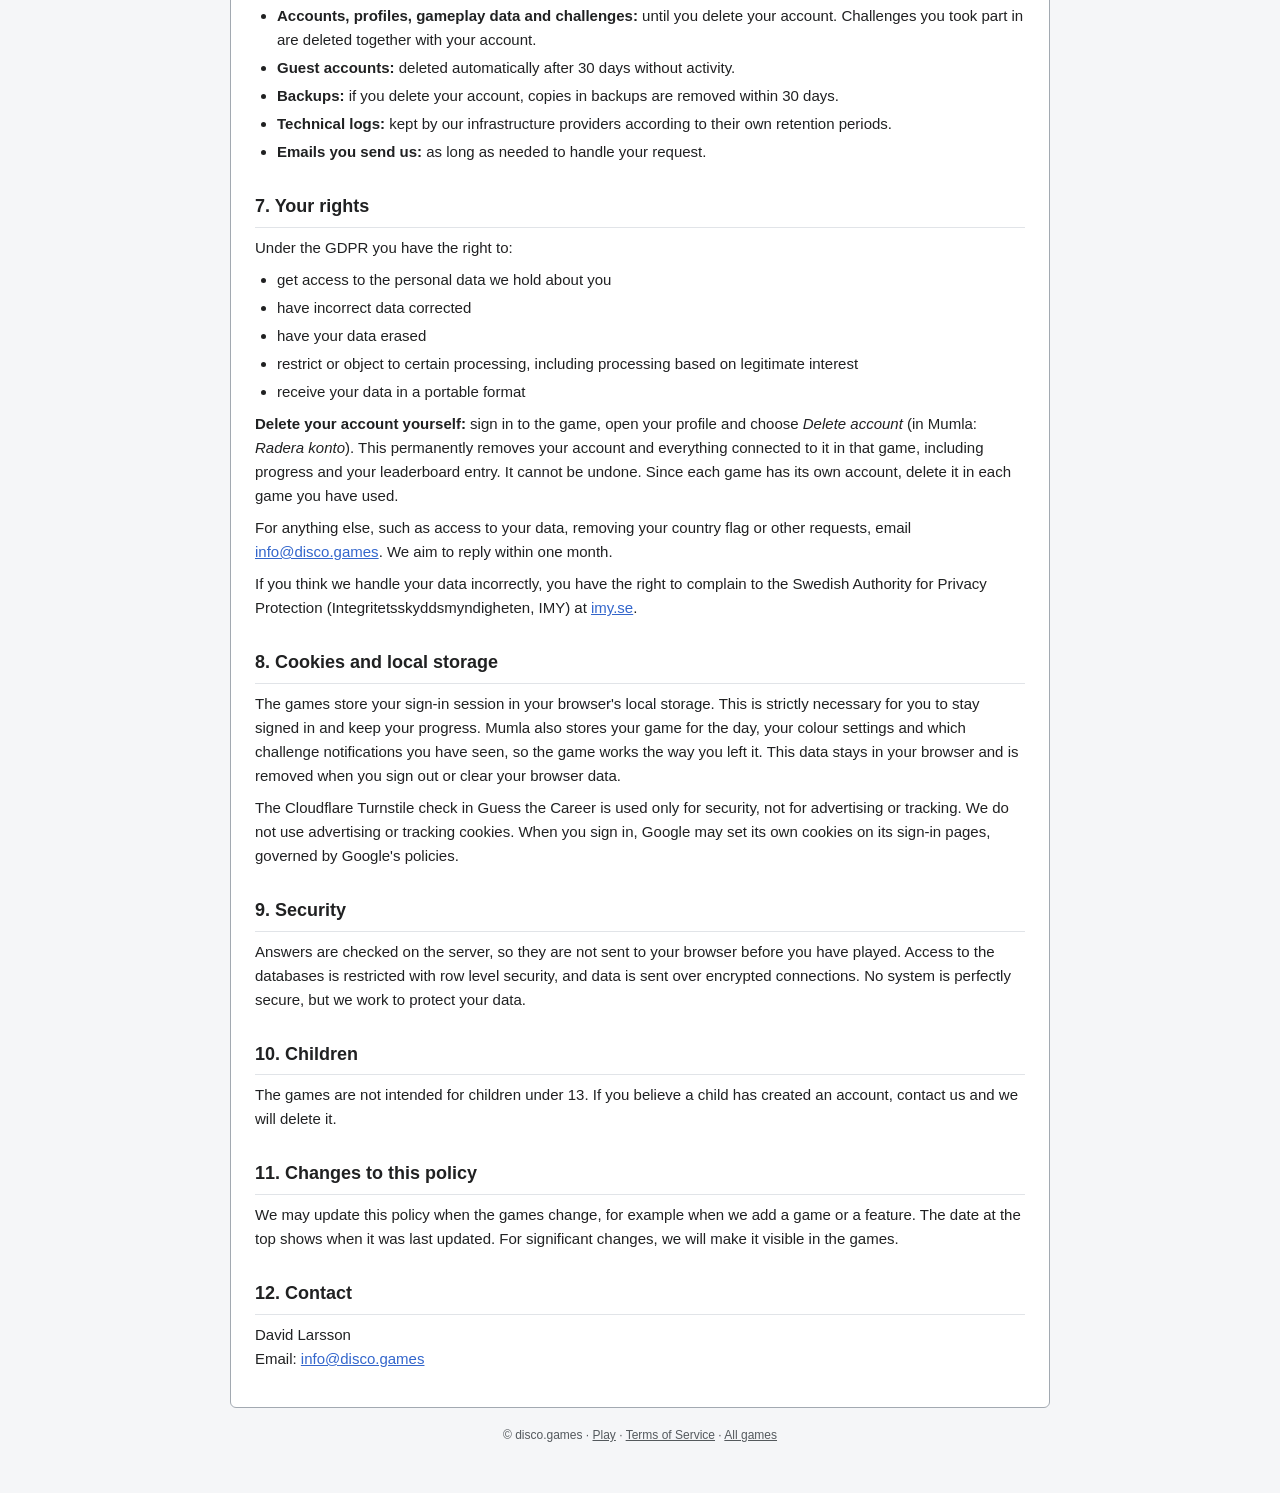
<file: privacy.html>
<!DOCTYPE html>
<html lang="en">
<head>
<meta charset="UTF-8">
<meta name="viewport" content="width=device-width, initial-scale=1.0">
<title>Privacy Policy – disco.games</title>
<meta name="description" content="How disco.games, including Guess the Career and Mumla, handles your personal data: what we collect, why, who we share it with, how long we keep it, and how to delete your account.">
<meta name="robots" content="index,follow">
<link rel="canonical" href="https://www.disco.games/privacy.html">
<style>
  :root {
    --bg: #f5f6f8; --card: #ffffff; --text: #202122; --muted: #54595d;
    --border: #a2a9b1; --link: #3366cc; --header-bg: #dfe6ef; --rule: #e1e4e8; --th: #f0f2f5;
  }
  @media (prefers-color-scheme: dark) {
    :root { --bg: #0f1724; --card: #172133; --text: #e7ecf3; --muted: #a3adbd; --border: #2c3a52;
            --link: #7fa8ff; --header-bg: #1e2b42; --rule: #2c3a52; --th: #1e2b42; }
  }
  * { box-sizing: border-box; }
  body { margin: 0; background: var(--bg); color: var(--text);
    font-family: -apple-system, BlinkMacSystemFont, "Segoe UI", Roboto, Helvetica, Arial, sans-serif;
    line-height: 1.6; padding: 24px 16px 48px; }
  .page { max-width: 820px; margin: 0 auto; }
  .back { display: inline-block; margin-bottom: 14px; font-size: 14px; color: var(--link); text-decoration: none; }
  .back:hover { text-decoration: underline; }
  .card { background: var(--card); border: 1px solid var(--border); border-radius: 6px; overflow: hidden; }
  .card-header { background: var(--header-bg); padding: 18px 24px; border-bottom: 1px solid var(--border); }
  .card-header h1 { margin: 0; font-size: 24px; }
  .card-header p { margin: 4px 0 0; font-size: 14px; color: var(--muted); }
  .content { padding: 8px 24px 28px; }
  h2 { font-size: 18px; margin: 28px 0 8px; padding-bottom: 6px; border-bottom: 1px solid var(--rule); }
  h3 { font-size: 15px; margin: 18px 0 4px; }
  p, li { font-size: 15px; }
  p { margin: 8px 0; }
  ul { margin: 8px 0; padding-left: 22px; }
  li { margin: 4px 0; }
  a { color: var(--link); }
  table { width: 100%; border-collapse: collapse; margin: 10px 0; font-size: 14px; }
  th, td { text-align: left; vertical-align: top; padding: 8px 10px; border: 1px solid var(--rule); }
  th { background: var(--th); font-weight: 700; }
  .table-wrap { overflow-x: auto; }
  .tag { display: inline-block; font-size: 12px; font-weight: 600; padding: 1px 7px; border-radius: 10px; background: var(--th); border: 1px solid var(--rule); white-space: nowrap; margin: 1px 0; }
  .note { background: var(--th); border: 1px solid var(--rule); border-radius: 4px; padding: 10px 12px; font-size: 14px; color: var(--muted); }
  footer { text-align: center; font-size: 12px; color: var(--muted); margin-top: 18px; }
  footer a { color: var(--muted); }
</style>
</head>
<body>
<div class="page">
  <a class="back" href="/">← Back</a>

  <div class="card">
    <div class="card-header">
      <h1>Privacy Policy</h1>
      <p>disco.games · Last updated: 13 October 2026</p>
    </div>

    <div class="content">

      <p class="note">Short version: we save only what is needed to run the games, keep your progress and show leaderboards. We do not sell data, show ads or use tracking. You can delete your account yourself at any time.</p>

      <h2>1. Who is responsible</h2>
      <p>The data controller is <strong>David Larsson</strong>, a private individual in Sweden. You can reach me at <a href="mailto:info@disco.games">info@disco.games</a>.</p>
      <p>This policy covers all games on <a href="https://www.disco.games">disco.games</a> and its subdomains. Right now that is:</p>
      <div class="table-wrap">
      <table>
        <thead><tr><th>Game</th><th>Address</th><th>What it is</th></tr></thead>
        <tbody>
          <tr><td><strong>Guess the Career</strong></td><td><a href="https://guessthecareer.disco.games">guessthecareer.disco.games</a></td><td>Guess the footballer from their career table</td></tr>
          <tr><td><strong>Mumla</strong></td><td><a href="https://mumla.disco.games">mumla.disco.games</a></td><td>A daily Swedish word game, with leaderboard and challenges between players</td></tr>
        </tbody>
      </table>
      </div>
      <p>Each game has its own account and database. Signing in to one game does not sign you in to another, and your data in one game is not shared with the others. When a new game is added, this policy is updated first.</p>

      <h2>2. What data we collect and why</h2>
      <div class="table-wrap">
      <table>
        <thead>
          <tr><th>Data</th><th>Why</th><th>Legal basis (GDPR)</th></tr>
        </thead>
        <tbody>
          <tr>
            <td><strong>Guest account.</strong> An anonymous account with a random ID, stored as a session in your browser. <br><span class="tag">Guess the Career</span> created when you make your first guess. <br><span class="tag">Mumla</span> created when you open the game.</td>
            <td>To save your progress without asking you to sign in, and to let you keep it when you later sign in with Google.</td>
            <td>Performance of the service (Art. 6(1)(b))</td>
          </tr>
          <tr>
            <td><strong>Google sign-in.</strong> Your name, email address and a link to your profile picture, as provided by Google, plus your Google account identifier.</td>
            <td>To create and secure your account. Your email address is only shown to you, in your own profile.</td>
            <td>Performance of the service (Art. 6(1)(b))</td>
          </tr>
          <tr>
            <td><strong>Profile.</strong> A display name (by default your Google name, which you can change) and a two-letter country code.</td>
            <td>To show you on the leaderboard with a country flag next to your name.</td>
            <td>Performance of the service (Art. 6(1)(b)) and legitimate interest in running a leaderboard (Art. 6(1)(f))</td>
          </tr>
          <tr>
            <td><strong>Gameplay data.</strong><br>
              <span class="tag">Guess the Career</span> which players you have identified, your wrong guesses (with time), your current and longest streak, free players you have earned, and which player you are currently guessing.<br>
              <span class="tag">Mumla</span> the words you guess each day, the result of each guess, whether you solved the word and on which attempt, and your streaks.</td>
            <td>To save your progress, calculate rankings and statistics, and show the same game on all your devices.</td>
            <td>Performance of the service (Art. 6(1)(b))</td>
          </tr>
          <tr>
            <td><strong>Challenges</strong> <span class="tag">Mumla</span> who you challenge and who challenges you, the word each of you chooses, your guesses and results, and whether a challenge was accepted or declined.</td>
            <td>To run challenges between players and show head-to-head results.</td>
            <td>Performance of the service (Art. 6(1)(b))</td>
          </tr>
          <tr>
            <td><strong>Country lookup and IP address.</strong> To set your flag automatically, we look up your country from your IP address when you sign in with Google.<br>
              <span class="tag">Guess the Career</span> your browser asks a geolocation service (ipapi.co).<br>
              <span class="tag">Mumla</span> our hosting provider (Vercel) reads the country from the request.<br>
              In both cases we store only the country code, never the IP address. Our hosting and infrastructure providers also process IP addresses in technical logs.</td>
            <td>To show a country flag, and to keep the services secure and available.</td>
            <td>Legitimate interest (Art. 6(1)(f))</td>
          </tr>
          <tr>
            <td><strong>Bot protection</strong> <span class="tag">Guess the Career</span> when you make your first guess as a guest, Cloudflare Turnstile runs a short check in your browser to tell people from automated bots. Cloudflare processes technical signals such as your IP address and browser information. We only receive a pass or fail result.</td>
            <td>To stop bots from creating large numbers of guest accounts and abusing the service.</td>
            <td>Legitimate interest (Art. 6(1)(f))</td>
          </tr>
          <tr>
            <td><strong>Security data.</strong> Counts of guesses over time, and server-side checks of how many attempts you have made.</td>
            <td>To prevent cheating and automated abuse.</td>
            <td>Legitimate interest (Art. 6(1)(f))</td>
          </tr>
          <tr>
            <td><strong>Emails to us.</strong> If you write to info@disco.games, we receive your email address and your message.</td>
            <td>To answer you.</td>
            <td>Legitimate interest (Art. 6(1)(f))</td>
          </tr>
        </tbody>
      </table>
      </div>
      <p>We do not collect special categories of personal data, and we do not sell your data. We do not currently show advertising or use analytics tools. If that changes, this policy will be updated first, and we will ask for your consent where the law requires it.</p>

      <h2>3. What is public</h2>
      <p>Leaderboards are visible to everyone who visits the games. Guest accounts are never shown on a leaderboard. For signed-in players, the following is shown:</p>
      <ul>
        <li><strong>Guess the Career:</strong> your display name, country flag, score and streak badge. Clicking a name also shows that person's three best leagues as percentages.</li>
        <li><strong>Mumla:</strong> your display name, country flag, and how many words you have solved out of the days you have played. Clicking a name also shows how many words that person solved on each attempt.</li>
      </ul>
      <p><strong>Challenges in Mumla</strong> are only visible to the two players involved. After both of you have played, each of you can see the other's word, number of attempts and the result, and your head-to-head record against each other.</p>
      <p>Choose a display name you are comfortable sharing publicly. You can change it at any time in your profile.</p>

      <h2>4. Who we share data with</h2>
      <p>We use the following service providers. They process data on our behalf, or, in Google's case, provide the sign-in.</p>
      <div class="table-wrap">
      <table>
        <thead>
          <tr><th>Provider</th><th>What for</th><th>Where</th></tr>
        </thead>
        <tbody>
          <tr><td><a href="https://supabase.com/privacy">Supabase</a></td><td>Database and sign-in (accounts, profiles, progress, challenges)</td><td>Data is stored in the EU: Guess the Career in Ireland (AWS eu-west-1), Mumla in Sweden (AWS eu-north-1)</td></tr>
          <tr><td><a href="https://vercel.com/legal/privacy-policy">Vercel</a></td><td>Hosting of the websites, and the country lookup in Mumla</td><td>Global network; company based in the US</td></tr>
          <tr><td><a href="https://www.cloudflare.com/privacypolicy/">Cloudflare</a></td><td>Domain registration, DNS, email forwarding for info@disco.games, and bot protection (Turnstile) in Guess the Career</td><td>Global network; company based in the US</td></tr>
          <tr><td><a href="https://policies.google.com/privacy">Google</a></td><td>"Sign in with Google", and web fonts in Mumla (Google Fonts)</td><td>Global; company based in the US</td></tr>
          <tr><td><a href="https://www.jsdelivr.com/terms/privacy-policy-jsdelivr-net">jsDelivr</a></td><td>Delivers a code library the games use to talk to the database</td><td>Global network</td></tr>
          <tr><td><a href="https://ipapi.co/privacy/">ipapi.co</a></td><td>Looking up your country from your IP address in Guess the Career</td><td>Third-party service (see its privacy policy)</td></tr>
        </tbody>
      </table>
      </div>
      <p>When your browser loads fonts or code libraries from these providers, they receive your IP address as part of the normal request. We do not share your data with anyone else, except where the law requires it.</p>

      <h2>5. Transfers outside the EU/EEA</h2>
      <p>Some providers above are based in, or may process data in, countries outside the EU/EEA, such as the United States. Where that happens, the transfer relies on safeguards required by the GDPR, such as the European Commission's Standard Contractual Clauses or the EU-US Data Privacy Framework. You can ask for more information at <a href="mailto:info@disco.games">info@disco.games</a>.</p>

      <h2>6. How long we keep your data</h2>
      <ul>
        <li><strong>Accounts, profiles, gameplay data and challenges:</strong> until you delete your account. Challenges you took part in are deleted together with your account.</li>
        <li><strong>Guest accounts:</strong> deleted automatically after 30 days without activity.</li>
        <li><strong>Backups:</strong> if you delete your account, copies in backups are removed within 30 days.</li>
        <li><strong>Technical logs:</strong> kept by our infrastructure providers according to their own retention periods.</li>
        <li><strong>Emails you send us:</strong> as long as needed to handle your request.</li>
      </ul>

      <h2>7. Your rights</h2>
      <p>Under the GDPR you have the right to:</p>
      <ul>
        <li>get access to the personal data we hold about you</li>
        <li>have incorrect data corrected</li>
        <li>have your data erased</li>
        <li>restrict or object to certain processing, including processing based on legitimate interest</li>
        <li>receive your data in a portable format</li>
      </ul>
      <p><strong>Delete your account yourself:</strong> sign in to the game, open your profile and choose <em>Delete account</em> (in Mumla: <em>Radera konto</em>). This permanently removes your account and everything connected to it in that game, including progress and your leaderboard entry. It cannot be undone. Since each game has its own account, delete it in each game you have used.</p>
      <p>For anything else, such as access to your data, removing your country flag or other requests, email <a href="mailto:info@disco.games">info@disco.games</a>. We aim to reply within one month.</p>
      <p>If you think we handle your data incorrectly, you have the right to complain to the Swedish Authority for Privacy Protection (Integritetsskyddsmyndigheten, IMY) at <a href="https://www.imy.se">imy.se</a>.</p>

      <h2>8. Cookies and local storage</h2>
      <p>The games store your sign-in session in your browser's local storage. This is strictly necessary for you to stay signed in and keep your progress. Mumla also stores your game for the day, your colour settings and which challenge notifications you have seen, so the game works the way you left it. This data stays in your browser and is removed when you sign out or clear your browser data.</p>
      <p>The Cloudflare Turnstile check in Guess the Career is used only for security, not for advertising or tracking. We do not use advertising or tracking cookies. When you sign in, Google may set its own cookies on its sign-in pages, governed by Google's policies.</p>

      <h2>9. Security</h2>
      <p>Answers are checked on the server, so they are not sent to your browser before you have played. Access to the databases is restricted with row level security, and data is sent over encrypted connections. No system is perfectly secure, but we work to protect your data.</p>

      <h2>10. Children</h2>
      <p>The games are not intended for children under 13. If you believe a child has created an account, contact us and we will delete it.</p>

      <h2>11. Changes to this policy</h2>
      <p>We may update this policy when the games change, for example when we add a game or a feature. The date at the top shows when it was last updated. For significant changes, we will make it visible in the games.</p>

      <h2>12. Contact</h2>
      <p>David Larsson<br>Email: <a href="mailto:info@disco.games">info@disco.games</a></p>

    </div>
  </div>

  <footer>© disco.games · <a href="/">Play</a> · <a href="/terms.html">Terms of Service</a> · <a href="https://www.disco.games">All games</a></footer>
</div>
</body>
</html>
</file>
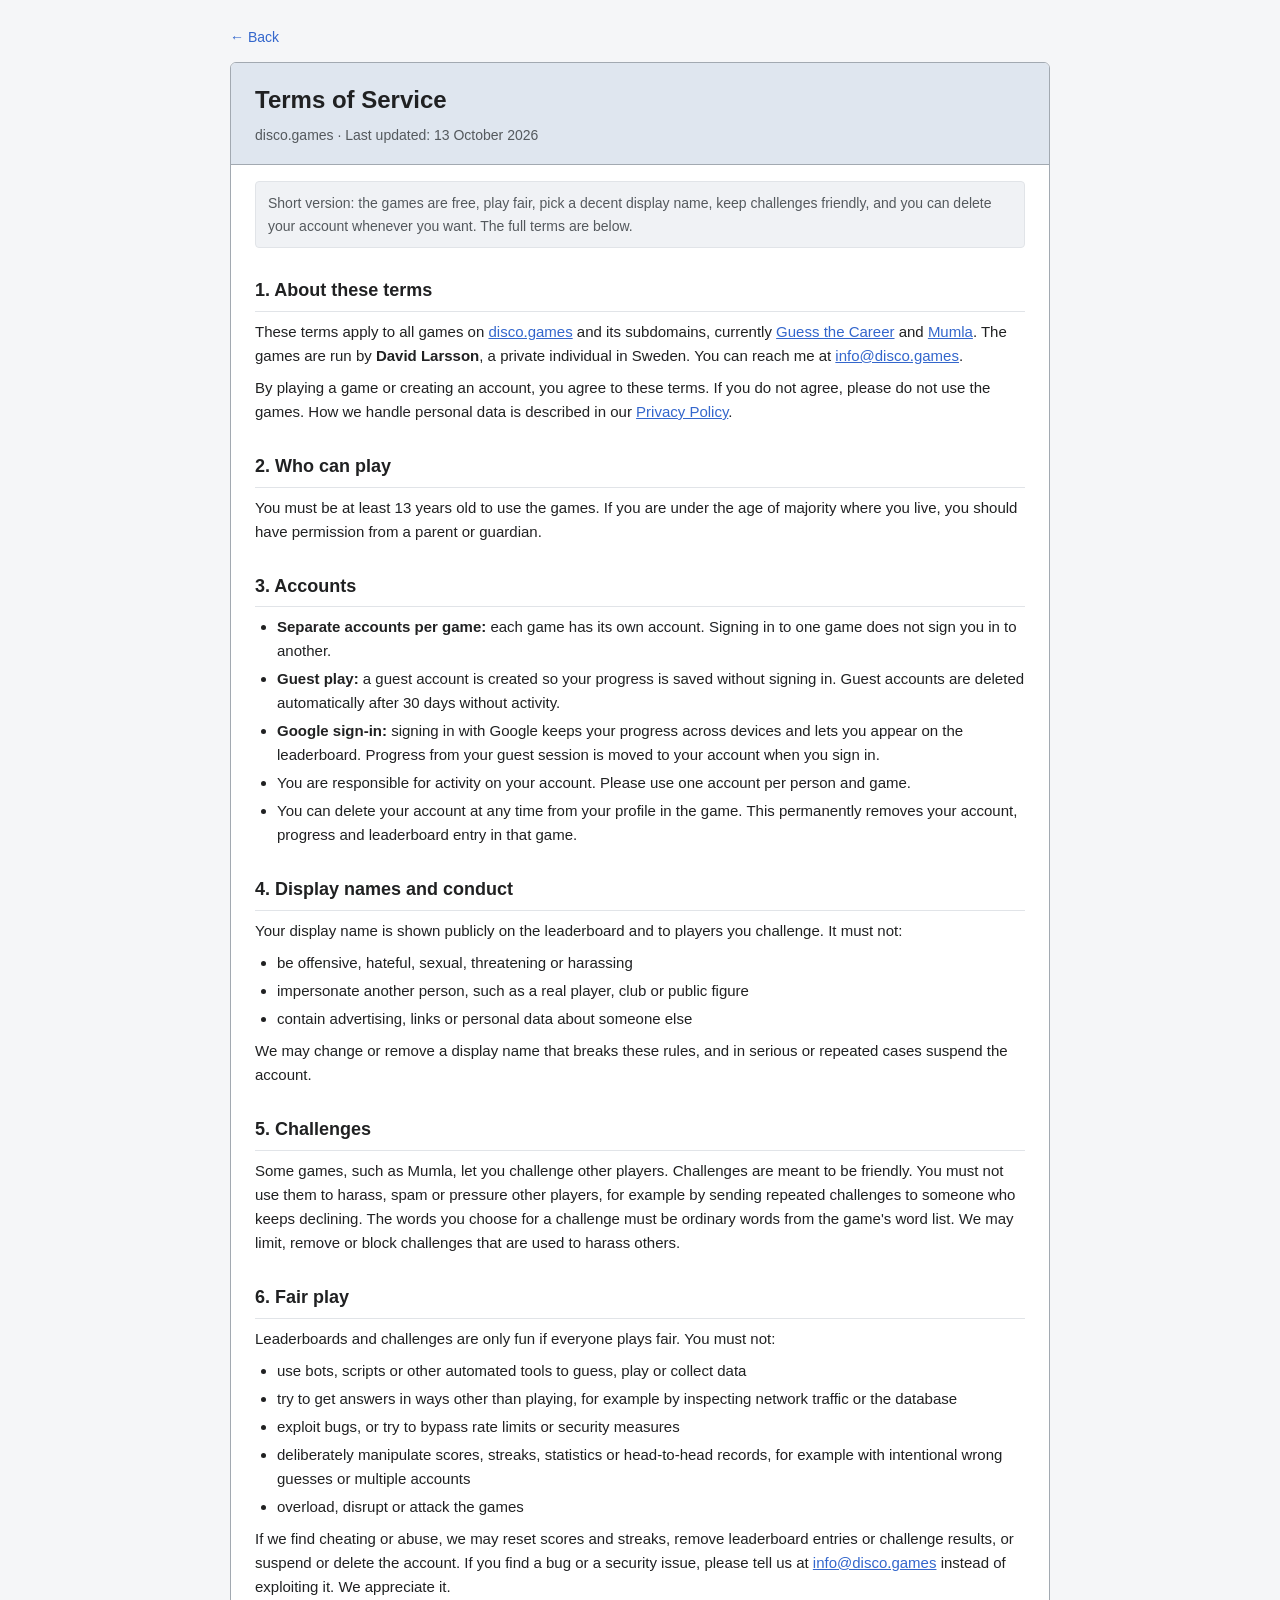
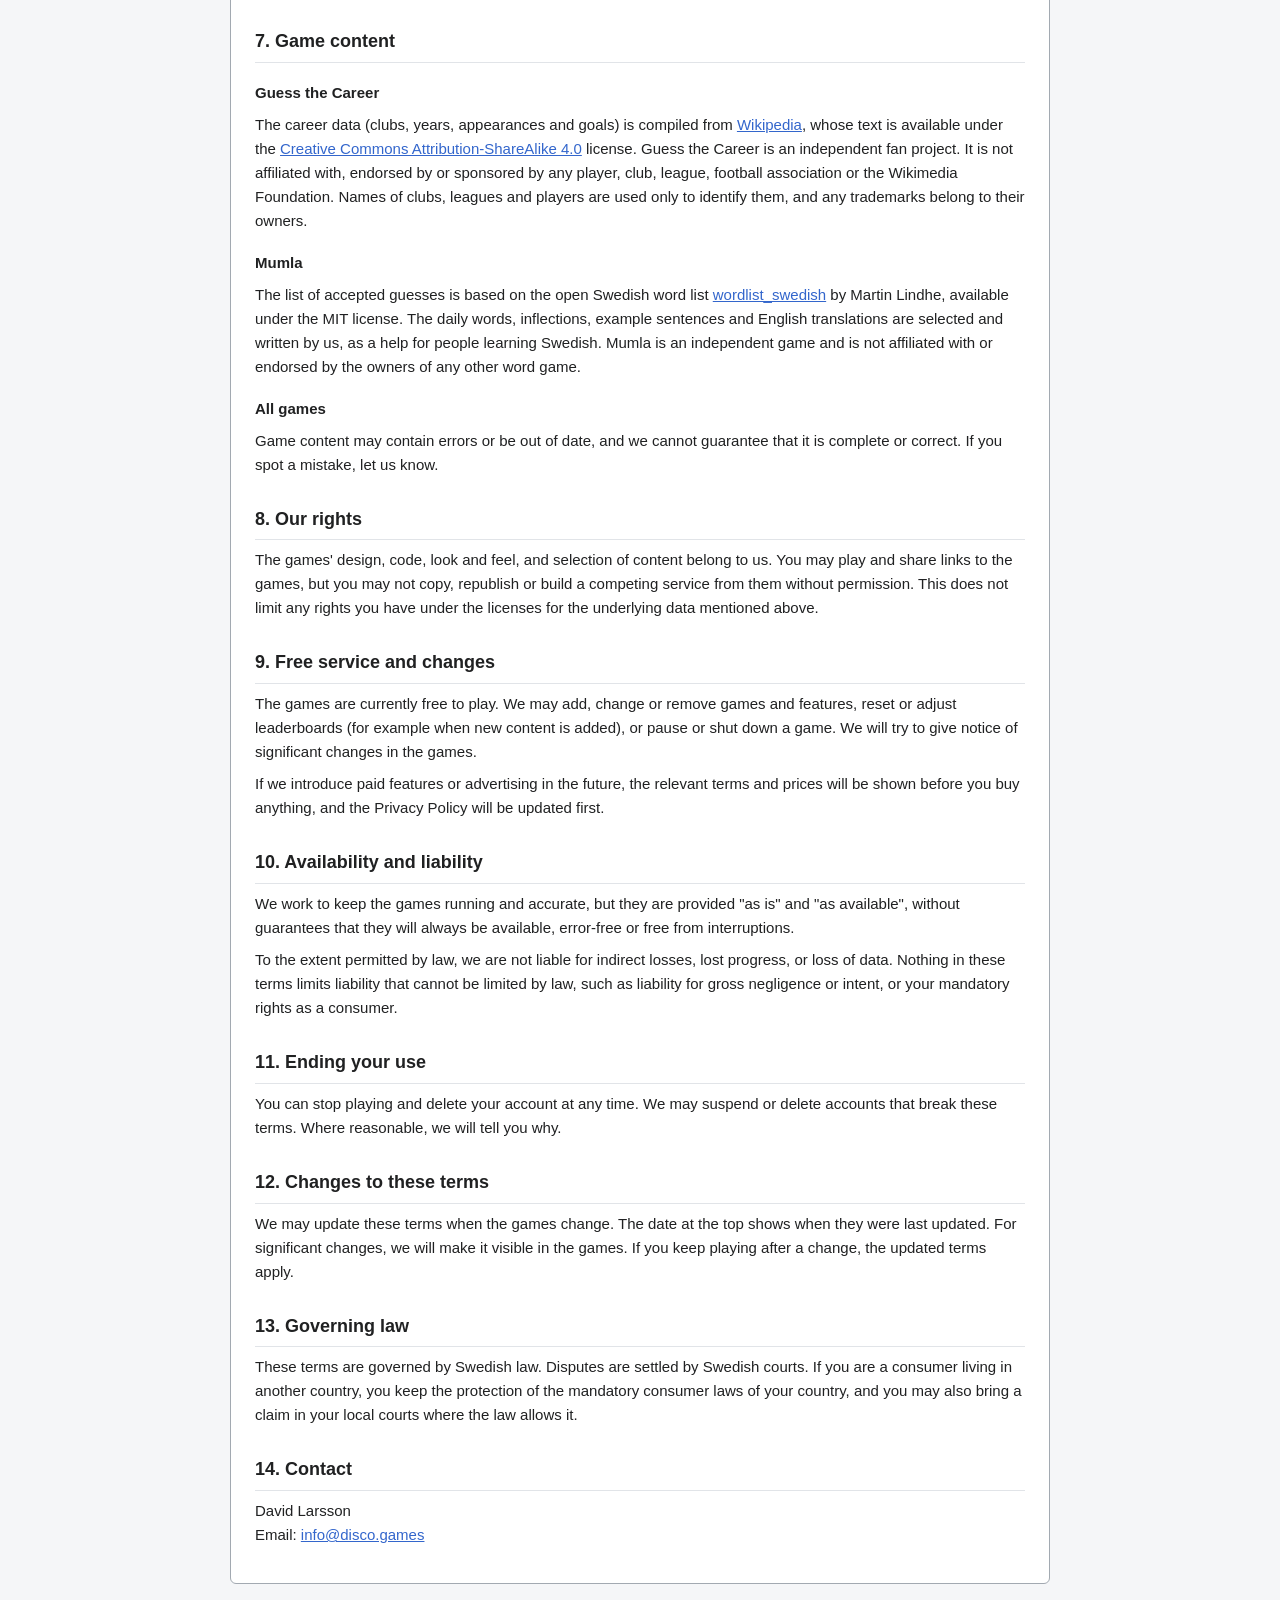
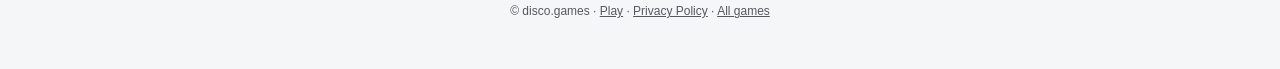
<file: terms.html>
<!DOCTYPE html>
<html lang="en">
<head>
<meta charset="UTF-8">
<meta name="viewport" content="width=device-width, initial-scale=1.0">
<title>Terms of Service – disco.games</title>
<meta name="description" content="The rules for playing games on disco.games, including Guess the Career and Mumla: accounts, fair play, challenges, display names and game content.">
<meta name="robots" content="index,follow">
<link rel="canonical" href="https://www.disco.games/terms.html">
<style>
  :root {
    --bg: #f5f6f8; --card: #ffffff; --text: #202122; --muted: #54595d;
    --border: #a2a9b1; --link: #3366cc; --header-bg: #dfe6ef; --rule: #e1e4e8; --th: #f0f2f5;
  }
  @media (prefers-color-scheme: dark) {
    :root { --bg: #0f1724; --card: #172133; --text: #e7ecf3; --muted: #a3adbd; --border: #2c3a52;
            --link: #7fa8ff; --header-bg: #1e2b42; --rule: #2c3a52; --th: #1e2b42; }
  }
  * { box-sizing: border-box; }
  body { margin: 0; background: var(--bg); color: var(--text);
    font-family: -apple-system, BlinkMacSystemFont, "Segoe UI", Roboto, Helvetica, Arial, sans-serif;
    line-height: 1.6; padding: 24px 16px 48px; }
  .page { max-width: 820px; margin: 0 auto; }
  .back { display: inline-block; margin-bottom: 14px; font-size: 14px; color: var(--link); text-decoration: none; }
  .back:hover { text-decoration: underline; }
  .card { background: var(--card); border: 1px solid var(--border); border-radius: 6px; overflow: hidden; }
  .card-header { background: var(--header-bg); padding: 18px 24px; border-bottom: 1px solid var(--border); }
  .card-header h1 { margin: 0; font-size: 24px; }
  .card-header p { margin: 4px 0 0; font-size: 14px; color: var(--muted); }
  .content { padding: 8px 24px 28px; }
  h2 { font-size: 18px; margin: 28px 0 8px; padding-bottom: 6px; border-bottom: 1px solid var(--rule); }
  h3 { font-size: 15px; margin: 18px 0 4px; }
  p, li { font-size: 15px; }
  p { margin: 8px 0; }
  ul { margin: 8px 0; padding-left: 22px; }
  li { margin: 4px 0; }
  a { color: var(--link); }
  table { width: 100%; border-collapse: collapse; margin: 10px 0; font-size: 14px; }
  th, td { text-align: left; vertical-align: top; padding: 8px 10px; border: 1px solid var(--rule); }
  th { background: var(--th); font-weight: 700; }
  .table-wrap { overflow-x: auto; }
  .tag { display: inline-block; font-size: 12px; font-weight: 600; padding: 1px 7px; border-radius: 10px; background: var(--th); border: 1px solid var(--rule); white-space: nowrap; margin: 1px 0; }
  .note { background: var(--th); border: 1px solid var(--rule); border-radius: 4px; padding: 10px 12px; font-size: 14px; color: var(--muted); }
  footer { text-align: center; font-size: 12px; color: var(--muted); margin-top: 18px; }
  footer a { color: var(--muted); }
</style>
</head>
<body>
<div class="page">
  <a class="back" href="/">← Back</a>

  <div class="card">
    <div class="card-header">
      <h1>Terms of Service</h1>
      <p>disco.games · Last updated: 13 October 2026</p>
    </div>

    <div class="content">

      <p class="note">Short version: the games are free, play fair, pick a decent display name, keep challenges friendly, and you can delete your account whenever you want. The full terms are below.</p>

      <h2>1. About these terms</h2>
      <p>These terms apply to all games on <a href="https://www.disco.games">disco.games</a> and its subdomains, currently <a href="https://guessthecareer.disco.games">Guess the Career</a> and <a href="https://mumla.disco.games">Mumla</a>. The games are run by <strong>David Larsson</strong>, a private individual in Sweden. You can reach me at <a href="mailto:info@disco.games">info@disco.games</a>.</p>
      <p>By playing a game or creating an account, you agree to these terms. If you do not agree, please do not use the games. How we handle personal data is described in our <a href="/privacy.html">Privacy Policy</a>.</p>

      <h2>2. Who can play</h2>
      <p>You must be at least 13 years old to use the games. If you are under the age of majority where you live, you should have permission from a parent or guardian.</p>

      <h2>3. Accounts</h2>
      <ul>
        <li><strong>Separate accounts per game:</strong> each game has its own account. Signing in to one game does not sign you in to another.</li>
        <li><strong>Guest play:</strong> a guest account is created so your progress is saved without signing in. Guest accounts are deleted automatically after 30 days without activity.</li>
        <li><strong>Google sign-in:</strong> signing in with Google keeps your progress across devices and lets you appear on the leaderboard. Progress from your guest session is moved to your account when you sign in.</li>
        <li>You are responsible for activity on your account. Please use one account per person and game.</li>
        <li>You can delete your account at any time from your profile in the game. This permanently removes your account, progress and leaderboard entry in that game.</li>
      </ul>

      <h2>4. Display names and conduct</h2>
      <p>Your display name is shown publicly on the leaderboard and to players you challenge. It must not:</p>
      <ul>
        <li>be offensive, hateful, sexual, threatening or harassing</li>
        <li>impersonate another person, such as a real player, club or public figure</li>
        <li>contain advertising, links or personal data about someone else</li>
      </ul>
      <p>We may change or remove a display name that breaks these rules, and in serious or repeated cases suspend the account.</p>

      <h2>5. Challenges</h2>
      <p>Some games, such as Mumla, let you challenge other players. Challenges are meant to be friendly. You must not use them to harass, spam or pressure other players, for example by sending repeated challenges to someone who keeps declining. The words you choose for a challenge must be ordinary words from the game's word list. We may limit, remove or block challenges that are used to harass others.</p>

      <h2>6. Fair play</h2>
      <p>Leaderboards and challenges are only fun if everyone plays fair. You must not:</p>
      <ul>
        <li>use bots, scripts or other automated tools to guess, play or collect data</li>
        <li>try to get answers in ways other than playing, for example by inspecting network traffic or the database</li>
        <li>exploit bugs, or try to bypass rate limits or security measures</li>
        <li>deliberately manipulate scores, streaks, statistics or head-to-head records, for example with intentional wrong guesses or multiple accounts</li>
        <li>overload, disrupt or attack the games</li>
      </ul>
      <p>If we find cheating or abuse, we may reset scores and streaks, remove leaderboard entries or challenge results, or suspend or delete the account. If you find a bug or a security issue, please tell us at <a href="mailto:info@disco.games">info@disco.games</a> instead of exploiting it. We appreciate it.</p>

      <h2>7. Game content</h2>
      <h3>Guess the Career</h3>
      <p>The career data (clubs, years, appearances and goals) is compiled from <a href="https://www.wikipedia.org">Wikipedia</a>, whose text is available under the <a href="https://creativecommons.org/licenses/by-sa/4.0/">Creative Commons Attribution-ShareAlike 4.0</a> license. Guess the Career is an independent fan project. It is not affiliated with, endorsed by or sponsored by any player, club, league, football association or the Wikimedia Foundation. Names of clubs, leagues and players are used only to identify them, and any trademarks belong to their owners.</p>
      <h3>Mumla</h3>
      <p>The list of accepted guesses is based on the open Swedish word list <a href="https://github.com/martinlindhe/wordlist_swedish">wordlist_swedish</a> by Martin Lindhe, available under the MIT license. The daily words, inflections, example sentences and English translations are selected and written by us, as a help for people learning Swedish. Mumla is an independent game and is not affiliated with or endorsed by the owners of any other word game.</p>
      <h3>All games</h3>
      <p>Game content may contain errors or be out of date, and we cannot guarantee that it is complete or correct. If you spot a mistake, let us know.</p>

      <h2>8. Our rights</h2>
      <p>The games' design, code, look and feel, and selection of content belong to us. You may play and share links to the games, but you may not copy, republish or build a competing service from them without permission. This does not limit any rights you have under the licenses for the underlying data mentioned above.</p>

      <h2>9. Free service and changes</h2>
      <p>The games are currently free to play. We may add, change or remove games and features, reset or adjust leaderboards (for example when new content is added), or pause or shut down a game. We will try to give notice of significant changes in the games.</p>
      <p>If we introduce paid features or advertising in the future, the relevant terms and prices will be shown before you buy anything, and the Privacy Policy will be updated first.</p>

      <h2>10. Availability and liability</h2>
      <p>We work to keep the games running and accurate, but they are provided "as is" and "as available", without guarantees that they will always be available, error-free or free from interruptions.</p>
      <p>To the extent permitted by law, we are not liable for indirect losses, lost progress, or loss of data. Nothing in these terms limits liability that cannot be limited by law, such as liability for gross negligence or intent, or your mandatory rights as a consumer.</p>

      <h2>11. Ending your use</h2>
      <p>You can stop playing and delete your account at any time. We may suspend or delete accounts that break these terms. Where reasonable, we will tell you why.</p>

      <h2>12. Changes to these terms</h2>
      <p>We may update these terms when the games change. The date at the top shows when they were last updated. For significant changes, we will make it visible in the games. If you keep playing after a change, the updated terms apply.</p>

      <h2>13. Governing law</h2>
      <p>These terms are governed by Swedish law. Disputes are settled by Swedish courts. If you are a consumer living in another country, you keep the protection of the mandatory consumer laws of your country, and you may also bring a claim in your local courts where the law allows it.</p>

      <h2>14. Contact</h2>
      <p>David Larsson<br>Email: <a href="mailto:info@disco.games">info@disco.games</a></p>

    </div>
  </div>

  <footer>© disco.games · <a href="/">Play</a> · <a href="/privacy.html">Privacy Policy</a> · <a href="https://www.disco.games">All games</a></footer>
</div>
</body>
</html>
</file>
<file: style.css>
:root {
  /* Palett: Antique Gold #C18D17, Blush Pink #FFD5FB, Burgundy #800000 */
  --bg: #FFD5FB;            /* Blush Pink */
  --brand: #800000;         /* Burgundy */
  --accent: #C18D17;        /* Antique Gold – ramar och detaljer, inte brödtext */
  --card: #ffffff;
  --tint: #fff0fd;          /* ljus variant av Blush Pink */
  --text: #3d0000;          /* mörk variant av Burgundy */
  --muted: #6e2f2f;         /* dämpad burgundy */
  --border: #C18D17;        /* Antique Gold */
  --soft-border: #f3c4ee;   /* mörkare variant av Blush Pink */
  --link: #800000;          /* Burgundy */
  --link-dark: #5c0000;     /* mörkare Burgundy */
  --header-bg: #C18D17;     /* Antique Gold */
}
* { box-sizing: border-box; }
html { scroll-behavior: smooth; }
body {
  margin: 0;
  background: var(--bg);
  color: var(--text);
  font-family: -apple-system, BlinkMacSystemFont, "Segoe UI", Roboto, Helvetica, Arial, sans-serif;
  line-height: 1.65;
  font-size: 16px;
}
a { color: var(--link); }
a:hover { color: var(--link-dark); }
.skip-link {
  position: absolute; left: -999px; top: 8px; background: #fff; padding: 8px 12px;
  border: 1px solid var(--border); border-radius: 4px; z-index: 100;
}
.skip-link:focus { left: 8px; }

.container { max-width: 980px; margin: 0 auto; padding: 0 20px; }

/* ---- header ---- */
.site-header { background: var(--card); border-bottom: 3px solid var(--accent); }
.site-header .container { display: flex; align-items: center; justify-content: space-between; gap: 16px; padding-top: 14px; padding-bottom: 14px; flex-wrap: wrap; }
.brand { font-size: 20px; font-weight: 800; letter-spacing: -0.02em; color: var(--text); text-decoration: none; }
.brand span { color: var(--brand); }
.site-nav { display: flex; gap: 18px; flex-wrap: wrap; }
.site-nav a { color: var(--muted); text-decoration: none; font-size: 15px; font-weight: 600; }
.site-nav a:hover { color: var(--link); }

/* ---- hero ---- */
.hero { padding: 56px 0 40px; }
.hero h1 { font-size: clamp(30px, 5vw, 44px); line-height: 1.15; margin: 0 0 14px; letter-spacing: -0.02em; color: var(--brand); }
.hero .lead { font-size: 18px; color: var(--muted); max-width: 640px; margin: 0 0 24px; }

.btn {
  display: inline-block; padding: 12px 22px; border-radius: 6px; font-weight: 700; font-size: 16px;
  text-decoration: none; border: 1px solid var(--link); background: var(--link); color: #fff;
}
.btn:hover { background: var(--link-dark); border-color: var(--link-dark); color: #fff; }
.btn:focus-visible { outline: 3px solid var(--accent); outline-offset: 2px; }
.btn-secondary { background: #fff; color: var(--link); border-color: var(--accent); }
.btn-secondary:hover { background: var(--accent); border-color: var(--accent); color: var(--text); }
.btn-row { display: flex; gap: 10px; flex-wrap: wrap; }

/* ---- sections ---- */
section { padding: 28px 0; }
section h2 { font-size: 26px; margin: 0 0 14px; letter-spacing: -0.01em; color: var(--brand); }
section h3 { font-size: 19px; margin: 22px 0 8px; }
.section-intro { color: var(--muted); max-width: 680px; margin: 0 0 20px; }
p { margin: 10px 0; }
ul, ol { padding-left: 22px; }
li { margin: 6px 0; }

/* ---- game tiles ---- */
.game-grid { display: grid; grid-template-columns: repeat(auto-fill, minmax(260px, 1fr)); gap: 18px; }
.game-tile {
  display: flex; flex-direction: column; background: var(--card); color: var(--text);
  border: 1px solid var(--border); border-radius: 6px; overflow: hidden; text-decoration: none;
  transition: transform 0.15s ease, border-color 0.15s ease, box-shadow 0.15s ease;
}
.game-tile:hover { transform: translateY(-2px); border-color: var(--brand); box-shadow: 0 4px 14px rgba(128,0,0,0.18); color: var(--text); }
.game-tile:focus-visible { outline: 3px solid var(--brand); outline-offset: 2px; }
.game-tile .thumb { background: var(--tint); padding: 18px; display: flex; align-items: center; justify-content: center; flex: 1; }
.tile-title { padding: 10px 14px; font-weight: 700; font-size: 16px; border-top: 1px solid var(--soft-border); }
@media (prefers-reduced-motion: reduce) { .game-tile { transition: none; } .game-tile:hover { transform: none; } }
.tags { display: flex; gap: 6px; flex-wrap: wrap; margin: 0 0 10px; padding: 0; list-style: none; }
.tags li { margin: 0; font-size: 12px; font-weight: 700; background: var(--tint); color: var(--link-dark); padding: 3px 9px; border-radius: 12px; }

/* ---- mock career table ---- */
.mock { width: 100%; max-width: 260px; background: #fff; border: 1px solid var(--border); border-radius: 3px; overflow: hidden; font-size: 12px; box-shadow: 0 1px 3px rgba(128,0,0,0.10); }
.mock .mock-head { background: var(--header-bg); color: var(--text); text-align: center; font-weight: 700; font-size: 13px; padding: 6px; border-bottom: 1px solid var(--border); }
.mock table { width: 100%; border-collapse: collapse; }
.mock th, .mock td { padding: 4px 7px; text-align: left; border-bottom: 1px solid var(--soft-border); font-size: 12px; }
.mock th { font-weight: 700; border-bottom: 1px solid var(--accent); }
.mock td.team { color: var(--link); }
.mock .num { text-align: right; }
.mock .mock-guess { padding: 7px; border-top: 1px solid var(--soft-border); background: var(--tint); }
.mock .mock-input { border: 1px solid var(--border); border-radius: 3px; padding: 5px 7px; color: var(--muted); background: #fff; font-size: 12px; }

/* ---- content blocks ---- */
.panel { background: var(--card); border: 1px solid var(--border); border-radius: 4px; padding: 20px 22px; }
.grid-2 { display: grid; grid-template-columns: 1fr 1fr; gap: 18px; }
.feature-list { list-style: none; padding: 0; margin: 0; display: grid; gap: 10px; }
.feature-list li { margin: 0; padding-left: 0; }
.feature-list strong { display: block; color: var(--brand); }
table.data { width: 100%; border-collapse: collapse; background: var(--card); border: 1px solid var(--border); font-size: 15px; }
table.data th, table.data td { padding: 9px 12px; text-align: left; border-bottom: 1px solid var(--soft-border); }
table.data th { background: var(--tint); }
.table-wrap { overflow-x: auto; }

/* ---- FAQ ---- */
details { background: var(--card); border: 1px solid var(--soft-border); border-radius: 4px; padding: 0; margin: 8px 0; }
summary { cursor: pointer; padding: 12px 16px; font-weight: 700; list-style: none; }
summary::-webkit-details-marker { display: none; }
summary::after { content: "+"; float: right; font-weight: 700; color: var(--accent); }
details[open] summary::after { content: "–"; }
details[open] summary { border-bottom: 1px solid var(--soft-border); }
details .answer { padding: 4px 16px 14px; }

/* ---- breadcrumbs / footer ---- */
.breadcrumbs { font-size: 14px; color: var(--muted); padding-top: 20px; }
.breadcrumbs a { color: var(--muted); }
.site-footer { margin-top: 40px; background: var(--card); border-top: 3px solid var(--accent); padding: 26px 0 34px; font-size: 14px; color: var(--muted); }
.site-footer .links { display: flex; gap: 18px; flex-wrap: wrap; margin-bottom: 10px; }
.site-footer a { color: var(--muted); }
.site-footer p { margin: 6px 0; }

@media (max-width: 760px) {
  .grid-2 { grid-template-columns: 1fr; }
  .hero { padding-top: 36px; }
}
</file>
